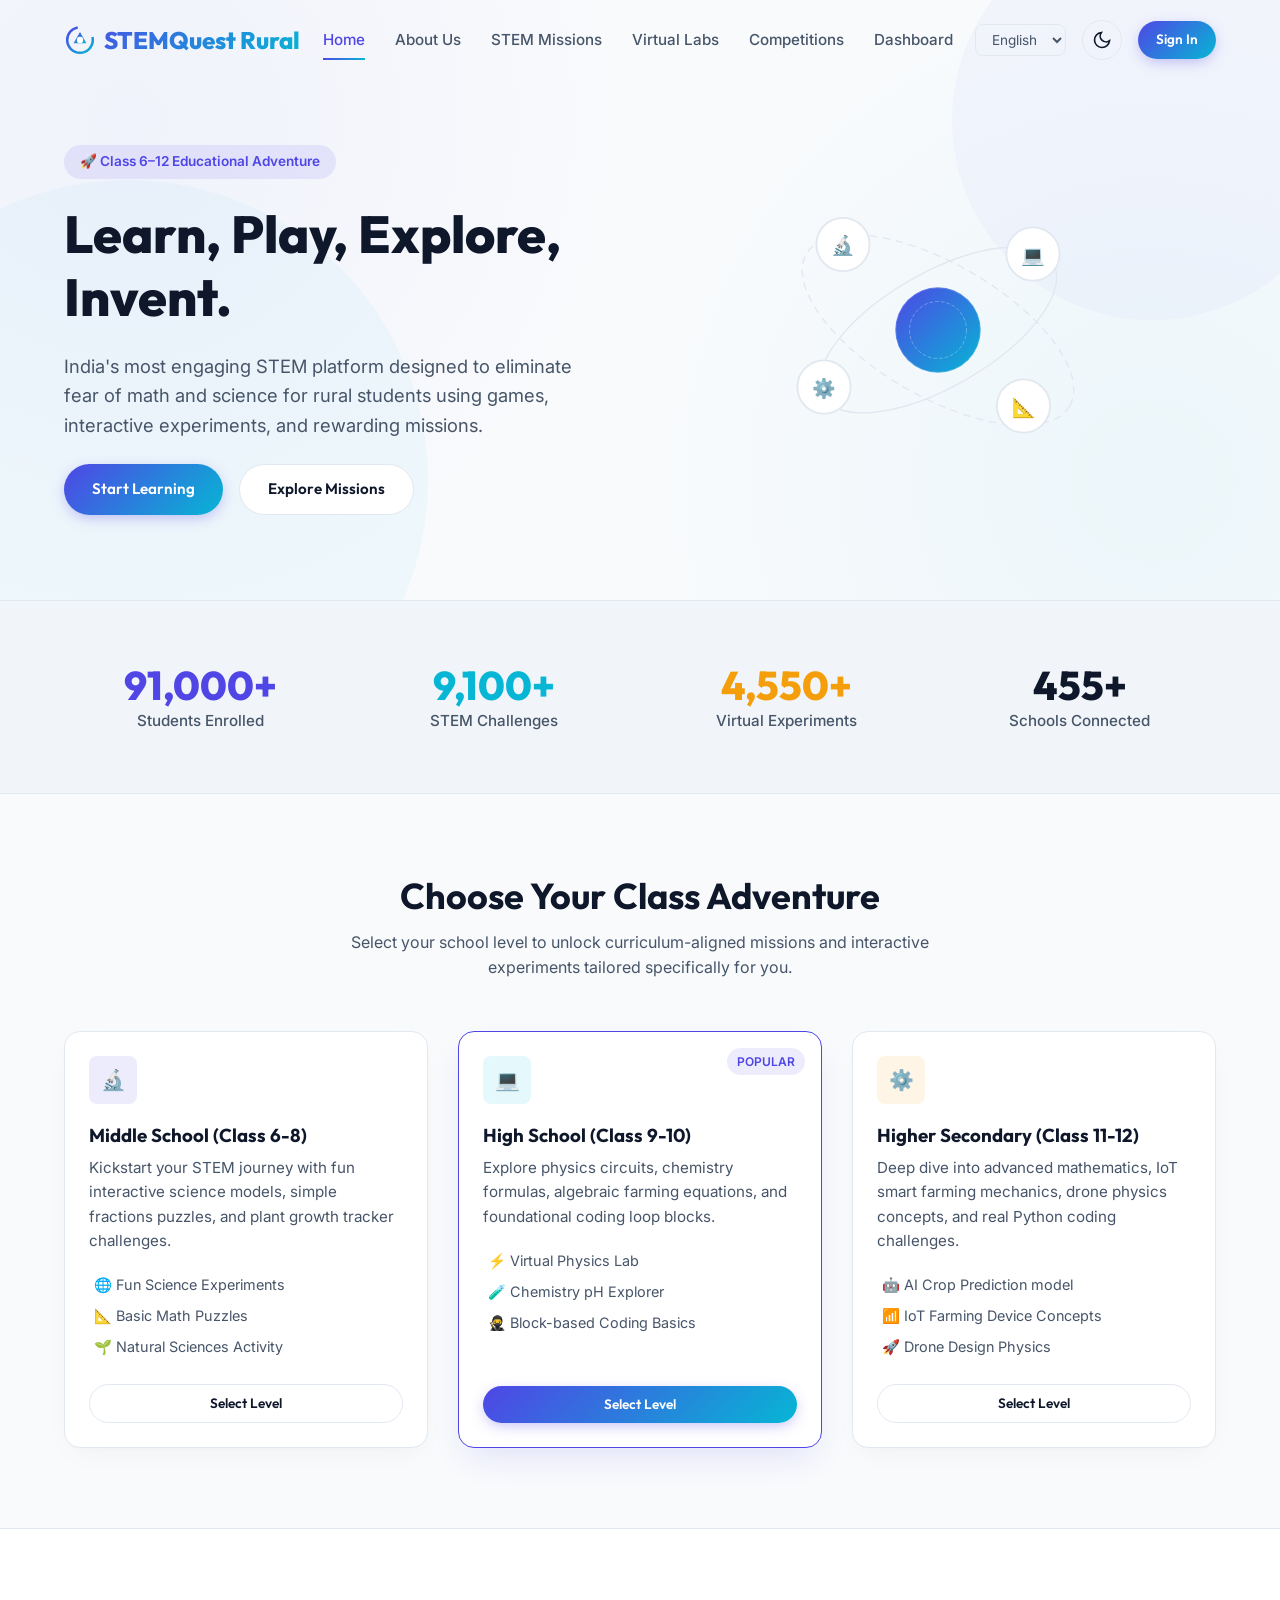
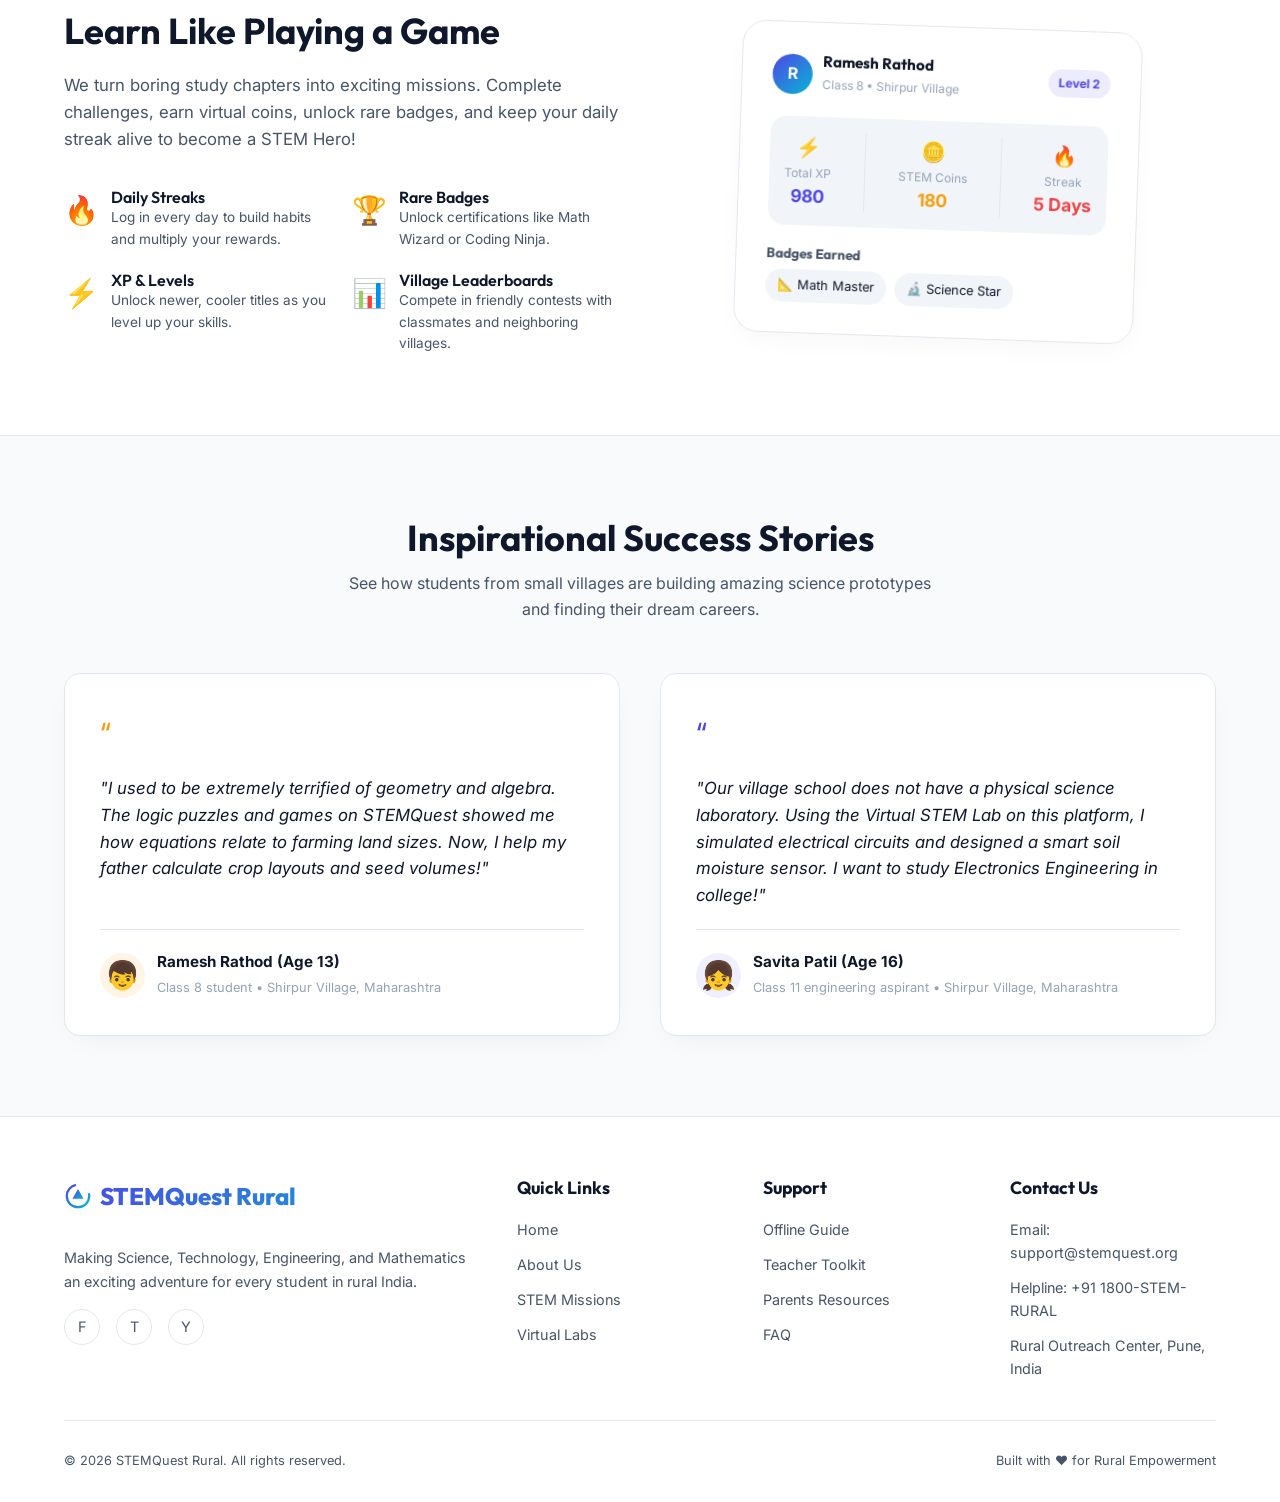
<file: index.html>
<!DOCTYPE html>
<html lang="en">
<head>
  <meta charset="UTF-8">
  <meta name="viewport" content="width=device-width, initial-scale=1.0">
  <meta name="description" content="STEMQuest Rural - Turning STEM fear into STEM fun for rural students from Class 6-12 through gamified adventures, virtual labs, and rewards.">
  <title>STEMQuest Rural | Gamified Learning Platform for Rural Students</title>
  
  <!-- CSS Stylesheets -->
  <link rel="stylesheet" href="css/style.css">
  <link rel="stylesheet" href="css/responsive.css">
  <link rel="stylesheet" href="css/animations.css">
</head>
<body>

  <!-- Dynamic Header Injection -->
  <header id="header"></header>

  <!-- Hero Section -->
  <section class="section hero-section" style="padding-top:140px; padding-bottom:80px; position:relative; overflow:hidden; background: radial-gradient(circle at 10% 20%, rgba(99, 102, 241, 0.05) 0%, transparent 40%), radial-gradient(circle at 90% 80%, rgba(6, 182, 212, 0.05) 0%, transparent 40%);">
    <!-- SVG Background Glow -->
    <div style="position:absolute; width:100%; height:100%; top:0; left:0; pointer-events:none; z-index:-1;">
      <svg width="100%" height="100%">
        <circle cx="90%" cy="20%" r="200" fill="var(--primary)" opacity="0.03" />
        <circle cx="10%" cy="80%" r="300" fill="var(--secondary)" opacity="0.04" />
      </svg>
    </div>

    <div class="container">
      <div class="grid-2" style="align-items:center;">
        <div class="hero-content animate-fade-in-up" style="display:flex; flex-direction:column; gap:24px;">
          <div style="display:inline-flex; align-items:center; gap:8px; background:var(--primary-light); color:var(--primary); padding:6px 16px; border-radius:var(--radius-full); font-weight:600; font-size:0.85rem; width:fit-content;">
            🚀 Class 6–12 Educational Adventure
          </div>
          <h1 style="font-size:3.25rem; font-weight:800; color:var(--text-primary); leading-height:1.1;" data-lang-key="tagline">
            Learn, Play, Explore, Invent.
          </h1>
          <p style="font-size:1.15rem; color:var(--text-secondary); max-width:520px;">
            India's most engaging STEM platform designed to eliminate fear of math and science for rural students using games, interactive experiments, and rewarding missions.
          </p>
          <div class="hero-actions" style="display:flex; gap:16px; flex-wrap:wrap;">
            <a href="dashboard.html" class="btn btn-primary" data-lang-key="btn_start_learning">Start Learning</a>
            <a href="missions.html" class="btn btn-secondary" data-lang-key="btn_explore_missions">Explore Missions</a>
          </div>
        </div>

        <div class="hero-illustration animate-float" style="position:relative; display:flex; justify-content:center; align-items:center; min-height:350px;">
          <!-- SVG Illustration mimicking planetary orbit & STEM elements -->
          <svg viewBox="0 0 400 400" width="100%" height="100%" style="max-width:380px;">
            <defs>
              <linearGradient id="orbit-grad" x1="0%" y1="0%" x2="100%" y2="100%">
                <stop offset="0%" stop-color="var(--primary)" />
                <stop offset="100%" stop-color="var(--secondary)" />
              </linearGradient>
            </defs>
            <!-- Orbit lines -->
            <ellipse cx="200" cy="200" rx="140" ry="60" stroke="var(--border-color)" stroke-width="1.5" fill="none" transform="rotate(-30, 200, 200)" />
            <ellipse cx="200" cy="200" rx="160" ry="70" stroke="var(--border-color)" stroke-width="1.5" stroke-dasharray="8 6" fill="none" transform="rotate(30, 200, 200)" />
            
            <!-- Core Sphere (Earth/Atom) -->
            <circle cx="200" cy="200" r="45" fill="url(#orbit-grad)" />
            <circle cx="200" cy="200" r="45" fill="none" stroke="rgba(255, 255, 255, 0.2)" stroke-width="2" />
            <circle cx="200" cy="200" r="30" fill="none" stroke="rgba(255, 255, 255, 0.3)" stroke-width="1" stroke-dasharray="4 2" />

            <!-- Orbiting STEM Icons -->
            <!-- Science (Atom / flask) -->
            <g transform="translate(100, 110)">
              <circle cx="0" cy="0" r="28" fill="var(--bg-secondary)" stroke="var(--border-color)" stroke-width="2" />
              <text x="0" y="8" font-size="20" text-anchor="middle">🔬</text>
            </g>
            <!-- Technology (Coding) -->
            <g transform="translate(300, 120)">
              <circle cx="0" cy="0" r="28" fill="var(--bg-secondary)" stroke="var(--border-color)" stroke-width="2" />
              <text x="0" y="8" font-size="20" text-anchor="middle">💻</text>
            </g>
            <!-- Engineering (Gears) -->
            <g transform="translate(80, 260)">
              <circle cx="0" cy="0" r="28" fill="var(--bg-secondary)" stroke="var(--border-color)" stroke-width="2" />
              <text x="0" y="8" font-size="20" text-anchor="middle">⚙️</text>
            </g>
            <!-- Math (Pi / numbers) -->
            <g transform="translate(290, 280)">
              <circle cx="0" cy="0" r="28" fill="var(--bg-secondary)" stroke="var(--border-color)" stroke-width="2" />
              <text x="0" y="8" font-size="20" text-anchor="middle">📐</text>
            </g>
          </svg>
        </div>
      </div>
    </div>
  </section>

  <!-- Statistics Counters (Trust Metrics) -->
  <section class="section" style="background:var(--bg-tertiary); padding:50px 0; border-top:1px solid var(--border-color); border-bottom:1px solid var(--border-color);">
    <div class="container">
      <div class="grid-4" style="text-align:center;">
        <div class="stat-card" style="padding:10px;">
          <h2 class="stat-number" data-count="100000" data-suffix="+" style="font-size:2.5rem; font-weight:800; color:var(--primary); font-family:var(--font-heading);">0</h2>
          <p style="font-size:0.95rem; font-weight:500;" data-lang-key="stats_students">Students Enrolled</p>
        </div>
        <div class="stat-card" style="padding:10px;">
          <h2 class="stat-number" data-count="10000" data-suffix="+" style="font-size:2.5rem; font-weight:800; color:var(--secondary); font-family:var(--font-heading);">0</h2>
          <p style="font-size:0.95rem; font-weight:500;" data-lang-key="stats_challenges">STEM Challenges</p>
        </div>
        <div class="stat-card" style="padding:10px;">
          <h2 class="stat-number" data-count="5000" data-suffix="+" style="font-size:2.5rem; font-weight:800; color:var(--accent); font-family:var(--font-heading);">0</h2>
          <p style="font-size:0.95rem; font-weight:500;" data-lang-key="stats_experiments">Virtual Experiments</p>
        </div>
        <div class="stat-card" style="padding:10px;">
          <h2 class="stat-number" data-count="500" data-suffix="+" style="font-size:2.5rem; font-weight:800; color:var(--text-primary); font-family:var(--font-heading);">0</h2>
          <p style="font-size:0.95rem; font-weight:500;" data-lang-key="stats_schools">Schools Connected</p>
        </div>
      </div>
    </div>
  </section>

  <!-- STEM Categories Section -->
  <section class="section">
    <div class="container">
      <div style="text-align:center; margin-bottom:50px;">
        <h2 style="font-size:2.25rem; margin-bottom:12px;">Choose Your Class Adventure</h2>
        <p style="max-width:600px; margin:0 auto; color:var(--text-secondary);">Select your school level to unlock curriculum-aligned missions and interactive experiments tailored specifically for you.</p>
      </div>

      <div class="grid-3">
        <!-- Class 6-8 -->
        <div class="card" style="display:flex; flex-direction:column; justify-content:space-between; min-height:350px;">
          <div>
            <div class="card-icon" style="background:rgba(79, 70, 229, 0.1); color:#4f46e5;">🔬</div>
            <h3 style="margin-bottom:10px;">Middle School (Class 6-8)</h3>
            <p style="font-size:0.95rem; margin-bottom:20px;">Kickstart your STEM journey with fun interactive science models, simple fractions puzzles, and plant growth tracker challenges.</p>
            <ul style="display:flex; flex-direction:column; gap:8px; font-size:0.9rem; color:var(--text-secondary); padding-left:5px; margin-bottom:25px;">
              <li>🌐 Fun Science Experiments</li>
              <li>📐 Basic Math Puzzles</li>
              <li>🌱 Natural Sciences Activity</li>
            </ul>
          </div>
          <a href="missions.html?class=6-8" class="btn btn-secondary btn-sm" style="width:100%;">Select Level</a>
        </div>

        <!-- Class 9-10 -->
        <div class="card" style="display:flex; flex-direction:column; justify-content:space-between; min-height:350px; border-color:var(--primary); box-shadow:0 15px 35px -10px rgba(79, 70, 229, 0.15);">
          <span class="card-badge">POPULAR</span>
          <div>
            <div class="card-icon" style="background:rgba(6, 182, 212, 0.1); color:#06b6d4;">💻</div>
            <h3 style="margin-bottom:10px;">High School (Class 9-10)</h3>
            <p style="font-size:0.95rem; margin-bottom:20px;">Explore physics circuits, chemistry formulas, algebraic farming equations, and foundational coding loop blocks.</p>
            <ul style="display:flex; flex-direction:column; gap:8px; font-size:0.9rem; color:var(--text-secondary); padding-left:5px; margin-bottom:25px;">
              <li>⚡ Virtual Physics Lab</li>
              <li>🧪 Chemistry pH Explorer</li>
              <li>🥷 Block-based Coding Basics</li>
            </ul>
          </div>
          <a href="missions.html?class=9-10" class="btn btn-primary btn-sm" style="width:100%;">Select Level</a>
        </div>

        <!-- Class 11-12 -->
        <div class="card" style="display:flex; flex-direction:column; justify-content:space-between; min-height:350px;">
          <div>
            <div class="card-icon" style="background:rgba(245, 158, 11, 0.1); color:#f59e0b;">⚙️</div>
            <h3 style="margin-bottom:10px;">Higher Secondary (Class 11-12)</h3>
            <p style="font-size:0.95rem; margin-bottom:20px;">Deep dive into advanced mathematics, IoT smart farming mechanics, drone physics concepts, and real Python coding challenges.</p>
            <ul style="display:flex; flex-direction:column; gap:8px; font-size:0.9rem; color:var(--text-secondary); padding-left:5px; margin-bottom:25px;">
              <li>🤖 AI Crop Prediction model</li>
              <li>📶 IoT Farming Device Concepts</li>
              <li>🚀 Drone Design Physics</li>
            </ul>
          </div>
          <a href="missions.html?class=11-12" class="btn btn-secondary btn-sm" style="width:100%;">Select Level</a>
        </div>
      </div>
    </div>
  </section>

  <!-- Gamification Features Highlights -->
  <section class="section" style="background:var(--bg-secondary); border-top:1px solid var(--border-color); border-bottom:1px solid var(--border-color);">
    <div class="container">
      <div class="grid-2" style="align-items:center;">
        <div class="animate-fade-in-up" style="display:flex; flex-direction:column; gap:20px;">
          <h2 style="font-size:2.25rem;">Learn Like Playing a Game</h2>
          <p style="color:var(--text-secondary); font-size:1.05rem;">We turn boring study chapters into exciting missions. Complete challenges, earn virtual coins, unlock rare badges, and keep your daily streak alive to become a STEM Hero!</p>
          
          <div style="display:grid; grid-template-columns:1fr 1fr; gap:20px; margin-top:15px;">
            <div style="display:flex; gap:12px; align-items:flex-start;">
              <span style="font-size:1.75rem;">🔥</span>
              <div>
                <h4 style="font-size:1rem; font-weight:600;">Daily Streaks</h4>
                <p style="font-size:0.85rem; color:var(--text-secondary);">Log in every day to build habits and multiply your rewards.</p>
              </div>
            </div>
            <div style="display:flex; gap:12px; align-items:flex-start;">
              <span style="font-size:1.75rem;">🏆</span>
              <div>
                <h4 style="font-size:1rem; font-weight:600;">Rare Badges</h4>
                <p style="font-size:0.85rem; color:var(--text-secondary);">Unlock certifications like Math Wizard or Coding Ninja.</p>
              </div>
            </div>
            <div style="display:flex; gap:12px; align-items:flex-start;">
              <span style="font-size:1.75rem;">⚡</span>
              <div>
                <h4 style="font-size:1rem; font-weight:600;">XP & Levels</h4>
                <p style="font-size:0.85rem; color:var(--text-secondary);">Unlock newer, cooler titles as you level up your skills.</p>
              </div>
            </div>
            <div style="display:flex; gap:12px; align-items:flex-start;">
              <span style="font-size:1.75rem;">📊</span>
              <div>
                <h4 style="font-size:1rem; font-weight:600;">Village Leaderboards</h4>
                <p style="font-size:0.85rem; color:var(--text-secondary);">Compete in friendly contests with classmates and neighboring villages.</p>
              </div>
            </div>
          </div>
        </div>

        <div style="display:flex; justify-content:center; position:relative;">
          <!-- Visual Gamification Cards Stack -->
          <div class="glass-panel" style="width:100%; max-width:400px; padding:30px; border-radius:var(--radius-lg); transform:rotate(2deg); box-shadow:var(--card-shadow); border:1px solid var(--border-color); display:flex; flex-direction:column; gap:20px;">
            <div style="display:flex; justify-content:between; align-items:center;">
              <div style="display:flex; align-items:center; gap:10px;">
                <div style="width:40px; height:40px; background:var(--gradient-stem); border-radius:50%; display:flex; align-items:center; justify-content:center; color:white; font-weight:bold;">R</div>
                <div>
                  <h4 style="font-size:0.95rem; margin:0;">Ramesh Rathod</h4>
                  <span style="font-size:0.75rem; color:var(--text-muted);">Class 8 • Shirpur Village</span>
                </div>
              </div>
              <div style="background:var(--primary-light); color:var(--primary); padding:4px 10px; border-radius:var(--radius-full); font-weight:700; font-size:0.75rem; margin-left:auto;">
                Level 2
              </div>
            </div>
            
            <div style="background:var(--bg-tertiary); padding:15px; border-radius:var(--radius-md); display:flex; justify-content:space-between; text-align:center;">
              <div>
                <span style="font-size:1.25rem;">⚡</span>
                <div style="font-size:0.75rem; color:var(--text-muted);">Total XP</div>
                <strong style="font-size:1.1rem; color:var(--primary);">980</strong>
              </div>
              <div style="border-left:1px solid var(--border-color);"></div>
              <div>
                <span style="font-size:1.25rem;">🪙</span>
                <div style="font-size:0.75rem; color:var(--text-muted);">STEM Coins</div>
                <strong style="font-size:1.1rem; color:var(--accent);">180</strong>
              </div>
              <div style="border-left:1px solid var(--border-color);"></div>
              <div>
                <span style="font-size:1.25rem;">🔥</span>
                <div style="font-size:0.75rem; color:var(--text-muted);">Streak</div>
                <strong style="font-size:1.1rem; color:#ef4444;">5 Days</strong>
              </div>
            </div>

            <div>
              <h5 style="margin-bottom:8px; font-size:0.85rem; color:var(--text-secondary);">Badges Earned</h5>
              <div style="display:flex; gap:8px;">
                <span style="background:var(--bg-tertiary); padding:6px 12px; border-radius:var(--radius-full); font-size:0.8rem;" title="Math Master">📐 Math Master</span>
                <span style="background:var(--bg-tertiary); padding:6px 12px; border-radius:var(--radius-full); font-size:0.8rem;" title="Science Explorer">🔬 Science Star</span>
              </div>
            </div>
          </div>
        </div>
      </div>
    </div>
  </section>

  <!-- Success Stories -->
  <section class="section" id="stories">
    <div class="container">
      <div style="text-align:center; margin-bottom:50px;">
        <h2 style="font-size:2.25rem; margin-bottom:12px;">Inspirational Success Stories</h2>
        <p style="max-width:600px; margin:0 auto; color:var(--text-secondary);">See how students from small villages are building amazing science prototypes and finding their dream careers.</p>
      </div>

      <div class="grid-2">
        <div class="card" style="display:flex; flex-direction:column; justify-content:space-between; padding:35px;">
          <div>
            <div style="font-size:2rem; margin-bottom:15px; color:var(--accent);">“</div>
            <p style="font-size:1.05rem; font-style:italic; margin-bottom:20px; color:var(--text-primary);">"I used to be extremely terrified of geometry and algebra. The logic puzzles and games on STEMQuest showed me how equations relate to farming land sizes. Now, I help my father calculate crop layouts and seed volumes!"</p>
          </div>
          <div style="display:flex; align-items:center; gap:12px; border-top:1px solid var(--border-color); padding-top:20px;">
            <div style="font-size:1.75rem; background:rgba(245, 158, 11, 0.1); width:45px; height:45px; border-radius:50%; display:flex; align-items:center; justify-content:center;">👦</div>
            <div>
              <strong style="display:block; font-size:0.95rem;">Ramesh Rathod (Age 13)</strong>
              <span style="font-size:0.8rem; color:var(--text-muted);">Class 8 student • Shirpur Village, Maharashtra</span>
            </div>
          </div>
        </div>

        <div class="card" style="display:flex; flex-direction:column; justify-content:space-between; padding:35px;">
          <div>
            <div style="font-size:2rem; margin-bottom:15px; color:var(--primary);">“</div>
            <p style="font-size:1.05rem; font-style:italic; margin-bottom:20px; color:var(--text-primary);">"Our village school does not have a physical science laboratory. Using the Virtual STEM Lab on this platform, I simulated electrical circuits and designed a smart soil moisture sensor. I want to study Electronics Engineering in college!"</p>
          </div>
          <div style="display:flex; align-items:center; gap:12px; border-top:1px solid var(--border-color); padding-top:20px;">
            <div style="font-size:1.75rem; background:rgba(99, 102, 241, 0.1); width:45px; height:45px; border-radius:50%; display:flex; align-items:center; justify-content:center;">👧</div>
            <div>
              <strong style="display:block; font-size:0.95rem;">Savita Patil (Age 16)</strong>
              <span style="font-size:0.8rem; color:var(--text-muted);">Class 11 engineering aspirant • Shirpur Village, Maharashtra</span>
            </div>
          </div>
        </div>
      </div>
    </div>
  </section>

  <!-- Footer Section -->
  <footer id="footer"></footer>

  <!-- Scripts -->
  <script src="js/gamification.js"></script>
  <script src="js/main.js"></script>
</body>
</html>
</file>
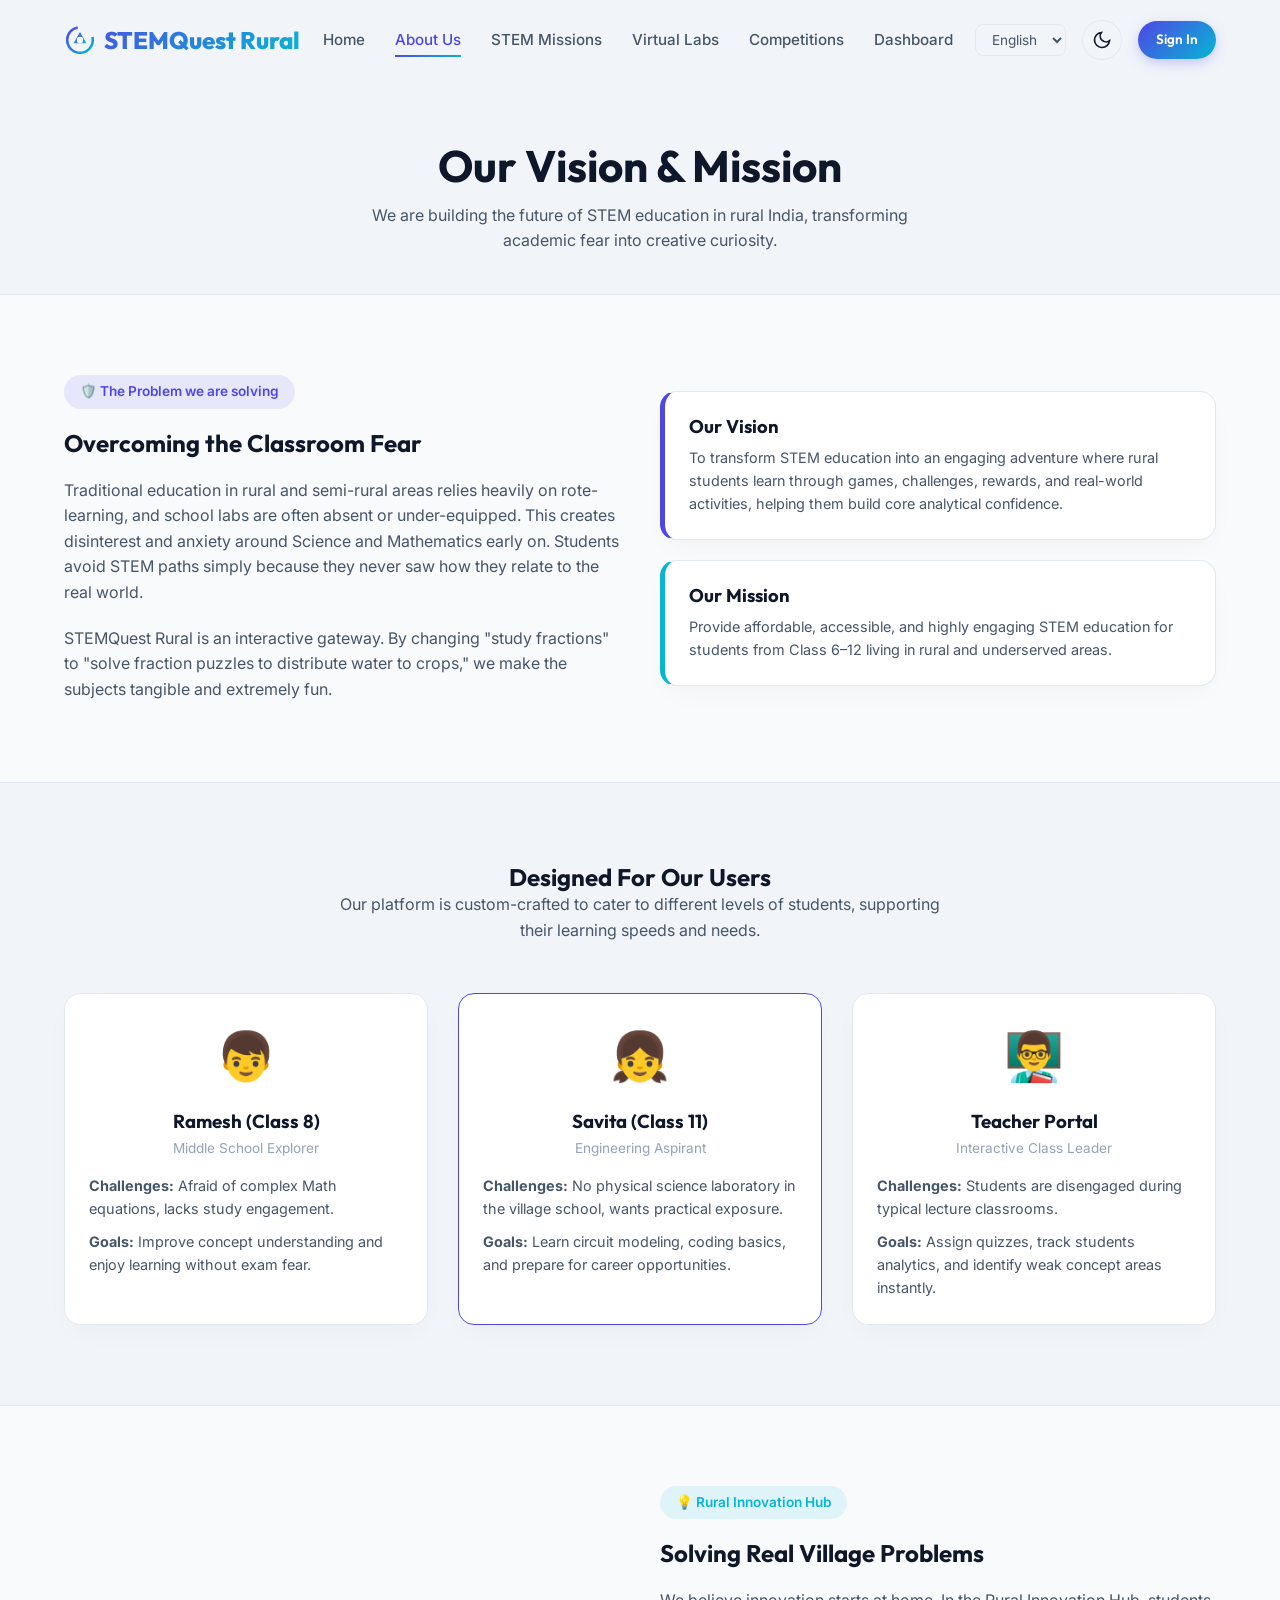
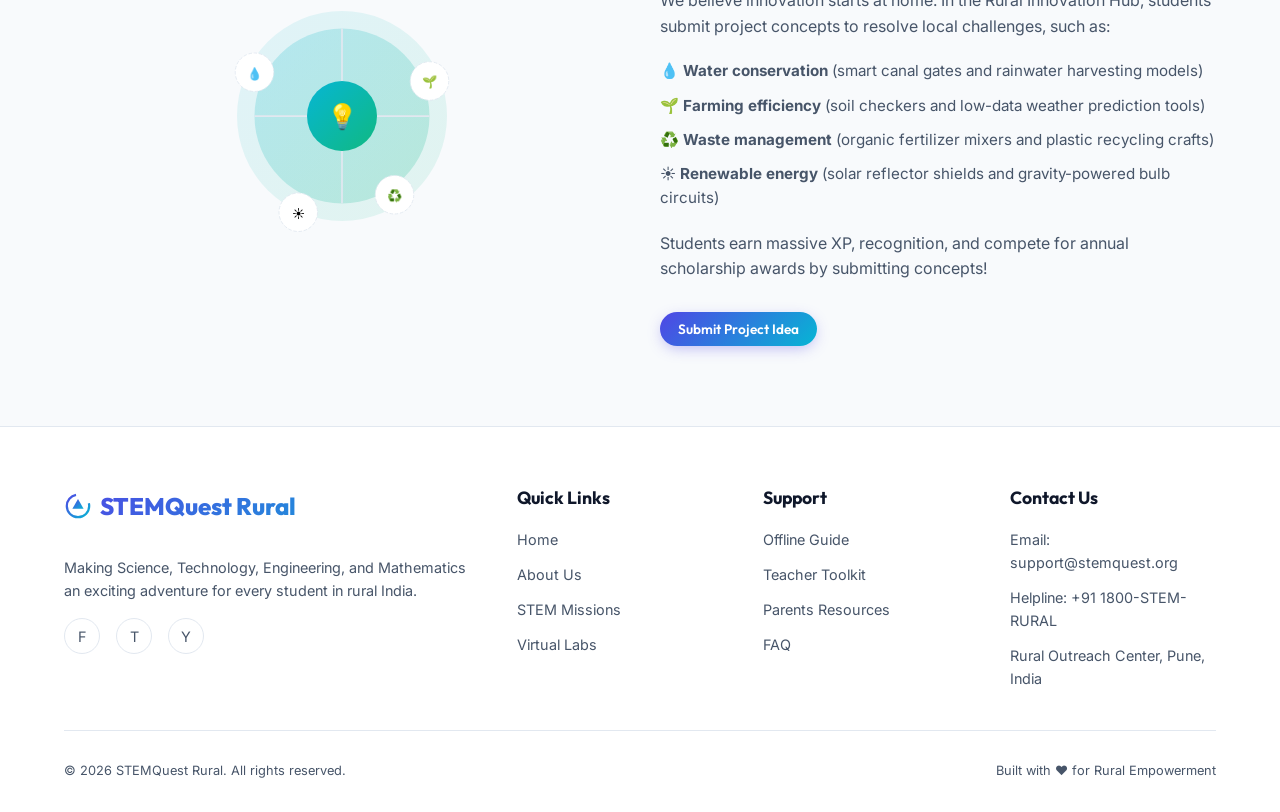
<file: about.html>
<!DOCTYPE html>
<html lang="en">
<head>
  <meta charset="UTF-8">
  <meta name="viewport" content="width=device-width, initial-scale=1.0">
  <meta name="description" content="STEMQuest Rural Vision, Mission, User Personas, and the Rural Innovation Hub.">
  <title>About Us | STEMQuest Rural</title>
  
  <!-- CSS Stylesheets -->
  <link rel="stylesheet" href="css/style.css">
  <link rel="stylesheet" href="css/responsive.css">
  <link rel="stylesheet" href="css/animations.css">
</head>
<body>

  <!-- Dynamic Header Injection -->
  <header id="header"></header>

  <!-- Title Section -->
  <section class="section" style="padding-top:140px; padding-bottom:40px; background:var(--bg-tertiary); text-align:center; border-bottom:1px solid var(--border-color);">
    <div class="container animate-fade-in-up">
      <h1 style="font-size:2.75rem; margin-bottom:10px;">Our Vision & Mission</h1>
      <p style="max-width:600px; margin:0 auto; color:var(--text-secondary);">We are building the future of STEM education in rural India, transforming academic fear into creative curiosity.</p>
    </div>
  </section>

  <!-- Vision, Mission & Goals -->
  <section class="section" id="story">
    <div class="container">
      <div class="grid-2" style="align-items:center;">
        <div class="animate-fade-in-up" style="display:flex; flex-direction:column; gap:20px;">
          <div style="display:inline-flex; align-items:center; gap:8px; background:var(--primary-light); color:var(--primary); padding:6px 16px; border-radius:var(--radius-full); font-weight:600; font-size:0.85rem; width:fit-content;">
            🛡️ The Problem we are solving
          </div>
          <h2>Overcoming the Classroom Fear</h2>
          <p style="color:var(--text-secondary);">Traditional education in rural and semi-rural areas relies heavily on rote-learning, and school labs are often absent or under-equipped. This creates disinterest and anxiety around Science and Mathematics early on. Students avoid STEM paths simply because they never saw how they relate to the real world.</p>
          <p style="color:var(--text-secondary);">STEMQuest Rural is an interactive gateway. By changing "study fractions" to "solve fraction puzzles to distribute water to crops," we make the subjects tangible and extremely fun.</p>
        </div>

        <div style="display:grid; grid-template-columns:1fr; gap:20px;">
          <div class="card glass-panel" style="border-left:5px solid var(--primary);">
            <h3 style="margin-bottom:8px; font-size:1.15rem;">Our Vision</h3>
            <p style="font-size:0.9rem; color:var(--text-secondary);">To transform STEM education into an engaging adventure where rural students learn through games, challenges, rewards, and real-world activities, helping them build core analytical confidence.</p>
          </div>
          <div class="card glass-panel" style="border-left:5px solid var(--secondary);">
            <h3 style="margin-bottom:8px; font-size:1.15rem;">Our Mission</h3>
            <p style="font-size:0.9rem; color:var(--text-secondary);">Provide affordable, accessible, and highly engaging STEM education for students from Class 6–12 living in rural and underserved areas.</p>
          </div>
        </div>
      </div>
    </div>
  </section>

  <!-- Personas Section -->
  <section class="section" style="background:var(--bg-tertiary); border-top:1px solid var(--border-color); border-bottom:1px solid var(--border-color);">
    <div class="container">
      <div style="text-align:center; margin-bottom:50px;">
        <h2>Designed For Our Users</h2>
        <p style="max-width:600px; margin:0 auto; color:var(--text-secondary);">Our platform is custom-crafted to cater to different levels of students, supporting their learning speeds and needs.</p>
      </div>

      <div class="grid-3">
        <!-- Ramesh -->
        <div class="card">
          <div style="font-size:3rem; margin-bottom:15px; text-align:center;">👦</div>
          <h3 style="text-align:center; margin-bottom:5px;">Ramesh (Class 8)</h3>
          <p style="text-align:center; font-size:0.85rem; color:var(--text-muted); margin-bottom:15px;">Middle School Explorer</p>
          <div style="font-size:0.9rem; color:var(--text-secondary); display:flex; flex-direction:column; gap:10px;">
            <p><strong>Challenges:</strong> Afraid of complex Math equations, lacks study engagement.</p>
            <p><strong>Goals:</strong> Improve concept understanding and enjoy learning without exam fear.</p>
          </div>
        </div>

        <!-- Savita -->
        <div class="card" style="border-color:var(--primary);">
          <div style="font-size:3rem; margin-bottom:15px; text-align:center;">👧</div>
          <h3 style="text-align:center; margin-bottom:5px;">Savita (Class 11)</h3>
          <p style="text-align:center; font-size:0.85rem; color:var(--text-muted); margin-bottom:15px;">Engineering Aspirant</p>
          <div style="font-size:0.9rem; color:var(--text-secondary); display:flex; flex-direction:column; gap:10px;">
            <p><strong>Challenges:</strong> No physical science laboratory in the village school, wants practical exposure.</p>
            <p><strong>Goals:</strong> Learn circuit modeling, coding basics, and prepare for career opportunities.</p>
          </div>
        </div>

        <!-- Teacher -->
        <div class="card">
          <div style="font-size:3rem; margin-bottom:15px; text-align:center;">👨‍🏫</div>
          <h3 style="text-align:center; margin-bottom:5px;">Teacher Portal</h3>
          <p style="text-align:center; font-size:0.85rem; color:var(--text-muted); margin-bottom:15px;">Interactive Class Leader</p>
          <div style="font-size:0.9rem; color:var(--text-secondary); display:flex; flex-direction:column; gap:10px;">
            <p><strong>Challenges:</strong> Students are disengaged during typical lecture classrooms.</p>
            <p><strong>Goals:</strong> Assign quizzes, track students analytics, and identify weak concept areas instantly.</p>
          </div>
        </div>
      </div>
    </div>
  </section>

  <!-- Innovation Hub Section -->
  <section class="section" id="innovation-hub">
    <div class="container">
      <div class="grid-2" style="align-items:center;">
        <div class="illustration animate-float" style="display:flex; justify-content:center; align-items:center;">
          <svg viewBox="0 0 400 400" width="100%" height="100%" style="max-width:350px;">
            <defs>
              <linearGradient id="hub-grad" x1="0%" y1="0%" x2="100%" y2="100%">
                <stop offset="0%" stop-color="#06b6d4" />
                <stop offset="100%" stop-color="#10b981" />
              </linearGradient>
            </defs>
            <circle cx="200" cy="200" r="120" fill="url(#hub-grad)" opacity="0.1" />
            <circle cx="200" cy="200" r="100" fill="url(#hub-grad)" opacity="0.2" />
            <path d="M200,100 L200,300 M100,200 L300,200" stroke="var(--border-color)" stroke-width="2" />
            
            <circle cx="200" cy="200" r="40" fill="url(#hub-grad)" />
            <text x="200" y="210" font-size="28" text-anchor="middle" fill="white">💡</text>
            
            <!-- Floating idea nodes -->
            <g transform="translate(100, 150)">
              <circle cx="0" cy="0" r="22" fill="var(--bg-secondary)" stroke="var(--border-color)" stroke-dasharray="4 2" />
              <text x="0" y="6" font-size="14" text-anchor="middle">💧</text>
            </g>
            <g transform="translate(300, 160)">
              <circle cx="0" cy="0" r="22" fill="var(--bg-secondary)" stroke="var(--border-color)" stroke-dasharray="4 2" />
              <text x="0" y="6" font-size="14" text-anchor="middle">🌱</text>
            </g>
            <g transform="translate(150, 310)">
              <circle cx="0" cy="0" r="22" fill="var(--bg-secondary)" stroke="var(--border-color)" stroke-dasharray="4 2" />
              <text x="0" y="6" font-size="14" text-anchor="middle">☀️</text>
            </g>
            <g transform="translate(260, 290)">
              <circle cx="0" cy="0" r="22" fill="var(--bg-secondary)" stroke="var(--border-color)" stroke-dasharray="4 2" />
              <text x="0" y="6" font-size="14" text-anchor="middle">♻️</text>
            </g>
          </svg>
        </div>

        <div style="display:flex; flex-direction:column; gap:20px;">
          <div style="display:inline-flex; align-items:center; gap:8px; background:rgba(6, 182, 212, 0.1); color:#06b6d4; padding:6px 16px; border-radius:var(--radius-full); font-weight:600; font-size:0.85rem; width:fit-content;">
            💡 Rural Innovation Hub
          </div>
          <h2>Solving Real Village Problems</h2>
          <p style="color:var(--text-secondary);">We believe innovation starts at home. In the Rural Innovation Hub, students submit project concepts to resolve local challenges, such as:</p>
          <ul style="display:flex; flex-direction:column; gap:10px; color:var(--text-secondary); font-size:0.95rem;">
            <li>💧 <strong>Water conservation</strong> (smart canal gates and rainwater harvesting models)</li>
            <li>🌱 <strong>Farming efficiency</strong> (soil checkers and low-data weather prediction tools)</li>
            <li>♻️ <strong>Waste management</strong> (organic fertilizer mixers and plastic recycling crafts)</li>
            <li>☀️ <strong>Renewable energy</strong> (solar reflector shields and gravity-powered bulb circuits)</li>
          </ul>
          <p style="color:var(--text-secondary);">Students earn massive XP, recognition, and compete for annual scholarship awards by submitting concepts!</p>
          <button class="btn btn-primary btn-sm" onclick="submitConcept()" style="width:fit-content; margin-top:10px;">Submit Project Idea</button>
        </div>
      </div>
    </div>
  </section>

  <!-- Footer Section -->
  <footer id="footer"></footer>

  <script src="js/gamification.js"></script>
  <script src="js/main.js"></script>
  <script>
    function submitConcept() {
      if (window.gamification) {
        window.gamification.unlockBadge("innovator_champ");
        window.gamification.addXP(100);
        window.gamification.showToast("Project idea submitted! Reaching Innovation Leader status. +100 XP!", "success");
      }
    }
  </script>
</body>
</html>
</file>
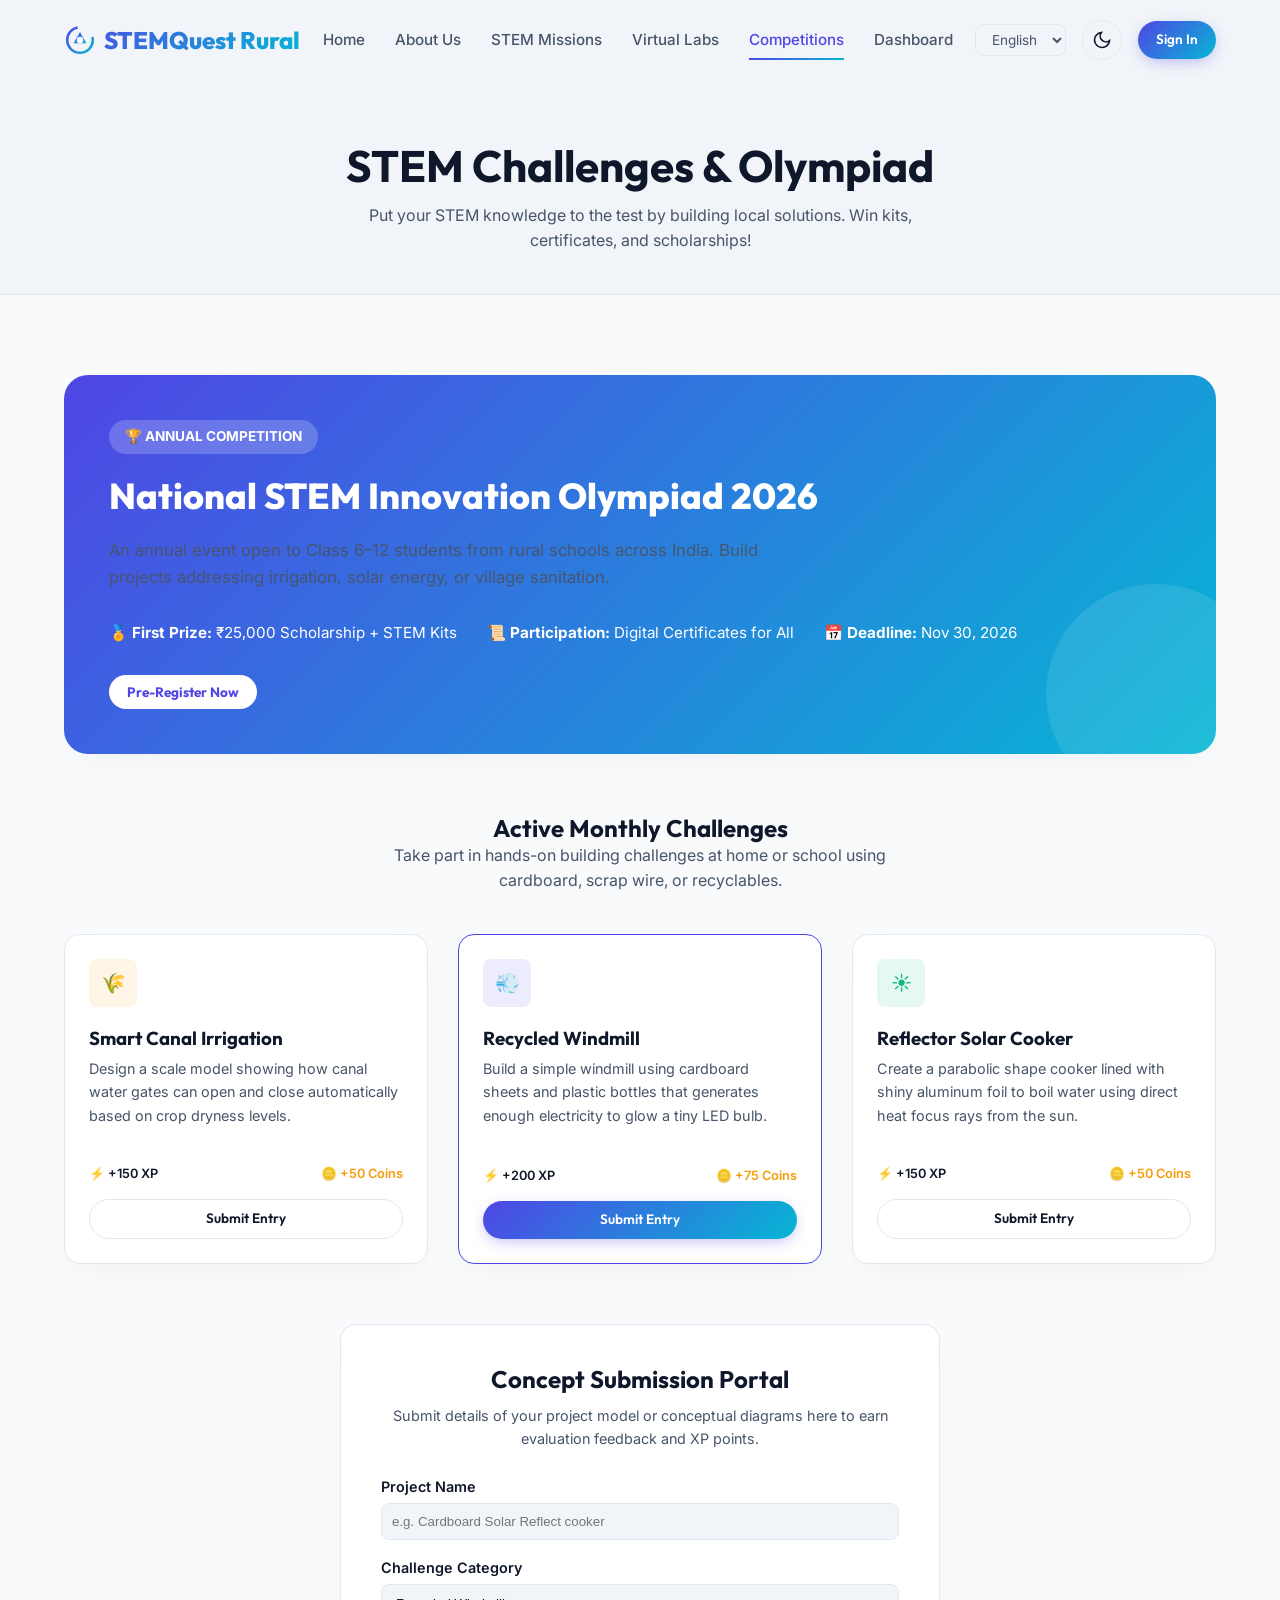
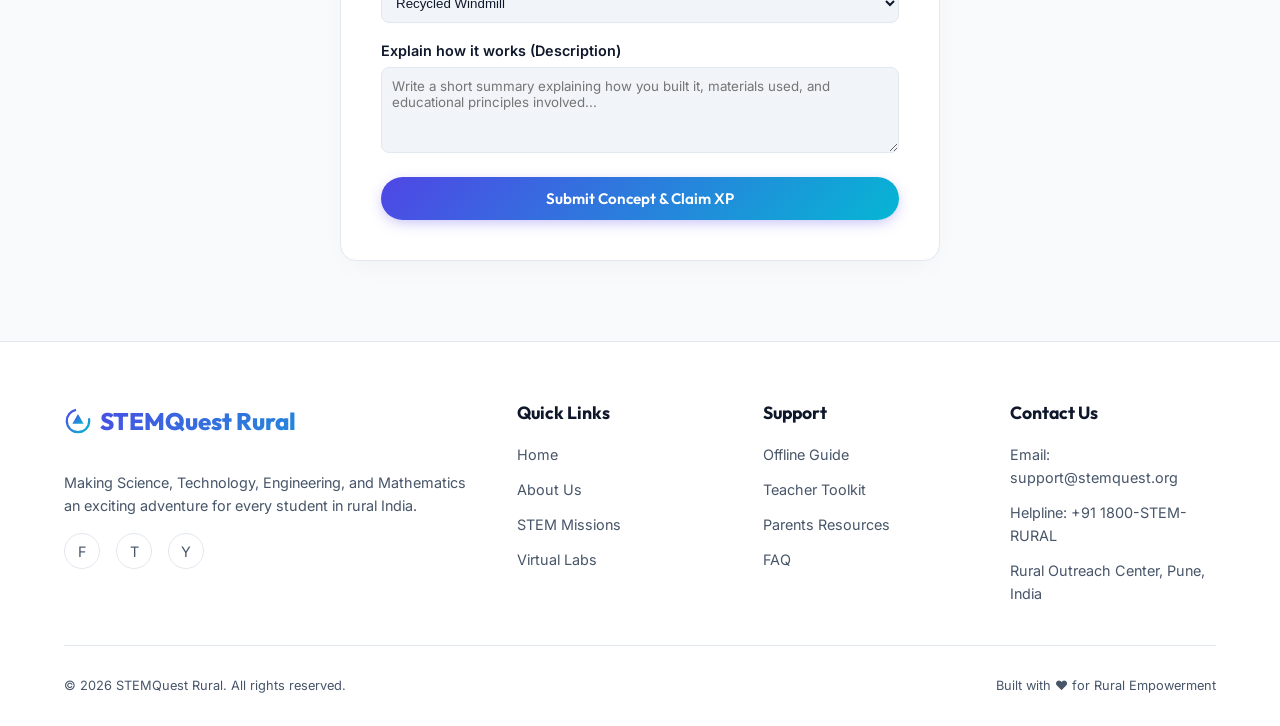
<file: competitions.html>
<!DOCTYPE html>
<html lang="en">
<head>
  <meta charset="UTF-8">
  <meta name="viewport" content="width=device-width, initial-scale=1.0">
  <meta name="description" content="Participate in monthly STEM challenges and the annual Innovation Olympiad. Win scholarships and kits!">
  <title>STEM Competitions | STEMQuest Rural</title>
  
  <!-- CSS Stylesheets -->
  <link rel="stylesheet" href="css/style.css">
  <link rel="stylesheet" href="css/responsive.css">
  <link rel="stylesheet" href="css/animations.css">
</head>
<body>

  <!-- Dynamic Header Injection -->
  <header id="header"></header>

  <!-- Title section -->
  <section class="section" style="padding-top:140px; padding-bottom:40px; background:var(--bg-tertiary); border-bottom:1px solid var(--border-color);">
    <div class="container animate-fade-in-up">
      <div style="text-align:center;">
        <h1 style="font-size:2.75rem; margin-bottom:10px;">STEM Challenges & Olympiad</h1>
        <p style="max-width:600px; margin:0 auto; color:var(--text-secondary);">Put your STEM knowledge to the test by building local solutions. Win kits, certificates, and scholarships!</p>
      </div>
    </div>
  </section>

  <!-- Olympiad Banner and Monthly Challenges -->
  <section class="section">
    <div class="container">
      <div class="card glass-panel" style="background:var(--gradient-stem); border:none; padding:45px; color:white; border-radius:var(--radius-lg); margin-bottom:60px; display:flex; flex-direction:column; gap:20px; position:relative; overflow:hidden;">
        <!-- Background circular glow -->
        <div style="position:absolute; right:-50px; bottom:-50px; width:220px; height:220px; border-radius:50%; background:rgba(255,255,255,0.1); pointer-events:none;"></div>
        
        <div style="display:inline-flex; align-items:center; gap:8px; background:rgba(255,255,255,0.2); padding:6px 16px; border-radius:var(--radius-full); font-weight:700; font-size:0.85rem; width:fit-content;">
          🏆 ANNUAL COMPETITION
        </div>
        <h2 style="font-size:2.25rem; font-weight:800; color:white;">National STEM Innovation Olympiad 2026</h2>
        <p style="font-size:1.05rem; max-width:650px; opacity:0.95;">An annual event open to Class 6–12 students from rural schools across India. Build projects addressing irrigation, solar energy, or village sanitation.</p>
        
        <div style="display:flex; gap:30px; flex-wrap:wrap; font-size:0.95rem; margin:10px 0;">
          <span>🏅 <strong>First Prize:</strong> ₹25,000 Scholarship + STEM Kits</span>
          <span>📜 <strong>Participation:</strong> Digital Certificates for All</span>
          <span>📅 <strong>Deadline:</strong> Nov 30, 2026</span>
        </div>
        
        <button class="btn btn-secondary btn-sm" onclick="alert('Registrations will open shortly! Keep completing quests to prepare.')" style="width:fit-content; background:white; color:var(--primary); font-weight:700; border:none;">Pre-Register Now</button>
      </div>

      <!-- Monthly Challenges -->
      <div style="text-align:center; margin-bottom:40px;">
        <h2>Active Monthly Challenges</h2>
        <p style="color:var(--text-secondary); max-width:550px; margin:0 auto;">Take part in hands-on building challenges at home or school using cardboard, scrap wire, or recyclables.</p>
      </div>

      <div class="grid-3" style="margin-bottom:60px;">
        <!-- Challenge 1 -->
        <div class="card" style="display:flex; flex-direction:column; justify-content:space-between; min-height:330px;">
          <div>
            <div class="card-icon" style="background:rgba(245, 158, 11, 0.1); color:var(--accent);">🌾</div>
            <h3 style="margin-bottom:8px;">Smart Canal Irrigation</h3>
            <p style="font-size:0.9rem; color:var(--text-secondary); margin-bottom:15px;">Design a scale model showing how canal water gates can open and close automatically based on crop dryness levels.</p>
          </div>
          <div>
            <div style="display:flex; justify-content:space-between; font-size:0.8rem; font-weight:600; margin-bottom:15px;">
              <span>⚡ +150 XP</span>
              <span style="color:var(--accent);">🪙 +50 Coins</span>
            </div>
            <a href="#submit-concept-form" class="btn btn-secondary btn-sm" style="width:100%;">Submit Entry</a>
          </div>
        </div>

        <!-- Challenge 2 -->
        <div class="card" style="display:flex; flex-direction:column; justify-content:space-between; min-height:330px; border-color:var(--primary);">
          <div>
            <div class="card-icon" style="background:var(--primary-light); color:var(--primary);">💨</div>
            <h3 style="margin-bottom:8px;">Recycled Windmill</h3>
            <p style="font-size:0.9rem; color:var(--text-secondary); margin-bottom:15px;">Build a simple windmill using cardboard sheets and plastic bottles that generates enough electricity to glow a tiny LED bulb.</p>
          </div>
          <div>
            <div style="display:flex; justify-content:space-between; font-size:0.8rem; font-weight:600; margin-bottom:15px;">
              <span>⚡ +200 XP</span>
              <span style="color:var(--accent);">🪙 +75 Coins</span>
            </div>
            <a href="#submit-concept-form" class="btn btn-primary btn-sm" style="width:100%;">Submit Entry</a>
          </div>
        </div>

        <!-- Challenge 3 -->
        <div class="card" style="display:flex; flex-direction:column; justify-content:space-between; min-height:330px;">
          <div>
            <div class="card-icon" style="background:rgba(16, 185, 129, 0.1); color:var(--success);">☀️</div>
            <h3 style="margin-bottom:8px;">Reflector Solar Cooker</h3>
            <p style="font-size:0.9rem; color:var(--text-secondary); margin-bottom:15px;">Create a parabolic shape cooker lined with shiny aluminum foil to boil water using direct heat focus rays from the sun.</p>
          </div>
          <div>
            <div style="display:flex; justify-content:space-between; font-size:0.8rem; font-weight:600; margin-bottom:15px;">
              <span>⚡ +150 XP</span>
              <span style="color:var(--accent);">🪙 +50 Coins</span>
            </div>
            <a href="#submit-concept-form" class="btn btn-secondary btn-sm" style="width:100%;">Submit Entry</a>
          </div>
        </div>
      </div>

      <!-- Submission Portal -->
      <div id="submit-concept-form" style="max-width:600px; margin: 0 auto;">
        <div class="card glass-panel" style="padding:40px;">
          <h3 style="font-size:1.5rem; text-align:center; margin-bottom:10px;">Concept Submission Portal</h3>
          <p style="text-align:center; color:var(--text-secondary); font-size:0.9rem; margin-bottom:25px;">Submit details of your project model or conceptual diagrams here to earn evaluation feedback and XP points.</p>
          
          <form id="project-upload-form" onsubmit="handleProjectSubmit(event)" style="display:flex; flex-direction:column; gap:16px;">
            <div>
              <label style="display:block; font-size:0.9rem; font-weight:600; margin-bottom:5px; color:var(--text-primary);">Project Name</label>
              <input type="text" id="proj-name" required placeholder="e.g. Cardboard Solar Reflect cooker" style="width:100%; padding:10px; border-radius:var(--radius-sm); border:1px solid var(--border-color); background:var(--bg-tertiary); color:var(--text-primary); outline:none;">
            </div>

            <div>
              <label style="display:block; font-size:0.9rem; font-weight:600; margin-bottom:5px; color:var(--text-primary);">Challenge Category</label>
              <select id="proj-category" style="width:100%; padding:10px; border-radius:var(--radius-sm); border:1px solid var(--border-color); background:var(--bg-tertiary); color:var(--text-primary); outline:none;">
                <option value="wind">Recycled Windmill</option>
                <option value="irrigation">Smart Canal Irrigation</option>
                <option value="solar">Reflector Solar Cooker</option>
                <option value="other">General Rural Innovation Idea</option>
              </select>
            </div>

            <div>
              <label style="display:block; font-size:0.9rem; font-weight:600; margin-bottom:5px; color:var(--text-primary);">Explain how it works (Description)</label>
              <textarea id="proj-desc" required placeholder="Write a short summary explaining how you built it, materials used, and educational principles involved..." rows="4" style="width:100%; padding:10px; border-radius:var(--radius-sm); border:1px solid var(--border-color); background:var(--bg-tertiary); color:var(--text-primary); outline:none; font-family:inherit;"></textarea>
            </div>

            <button type="submit" class="btn btn-primary" style="width:100%;">Submit Concept & Claim XP</button>
          </form>
        </div>
      </div>
    </div>
  </section>

  <!-- Footer Section -->
  <footer id="footer"></footer>

  <!-- Scripts -->
  <script src="js/gamification.js"></script>
  <script src="js/main.js"></script>

  <script>
    function handleProjectSubmit(e) {
      e.preventDefault();
      const name = document.getElementById("proj-name").value;
      const category = document.getElementById("proj-category").value;
      const desc = document.getElementById("proj-desc").value;

      if (!name || !desc) return;

      if (window.gamification) {
        window.gamification.addXP(150);
        window.gamification.addCoins(50);
        window.gamification.unlockBadge("innovator_champ");
        window.gamification.showToast("Project successfully submitted! Earned 150 XP, 50 Coins and Innovation Leader Badge!", "success");
      }

      // Reset form
      document.getElementById("project-upload-form").reset();
    }
  </script>
</body>
</html>
</file>
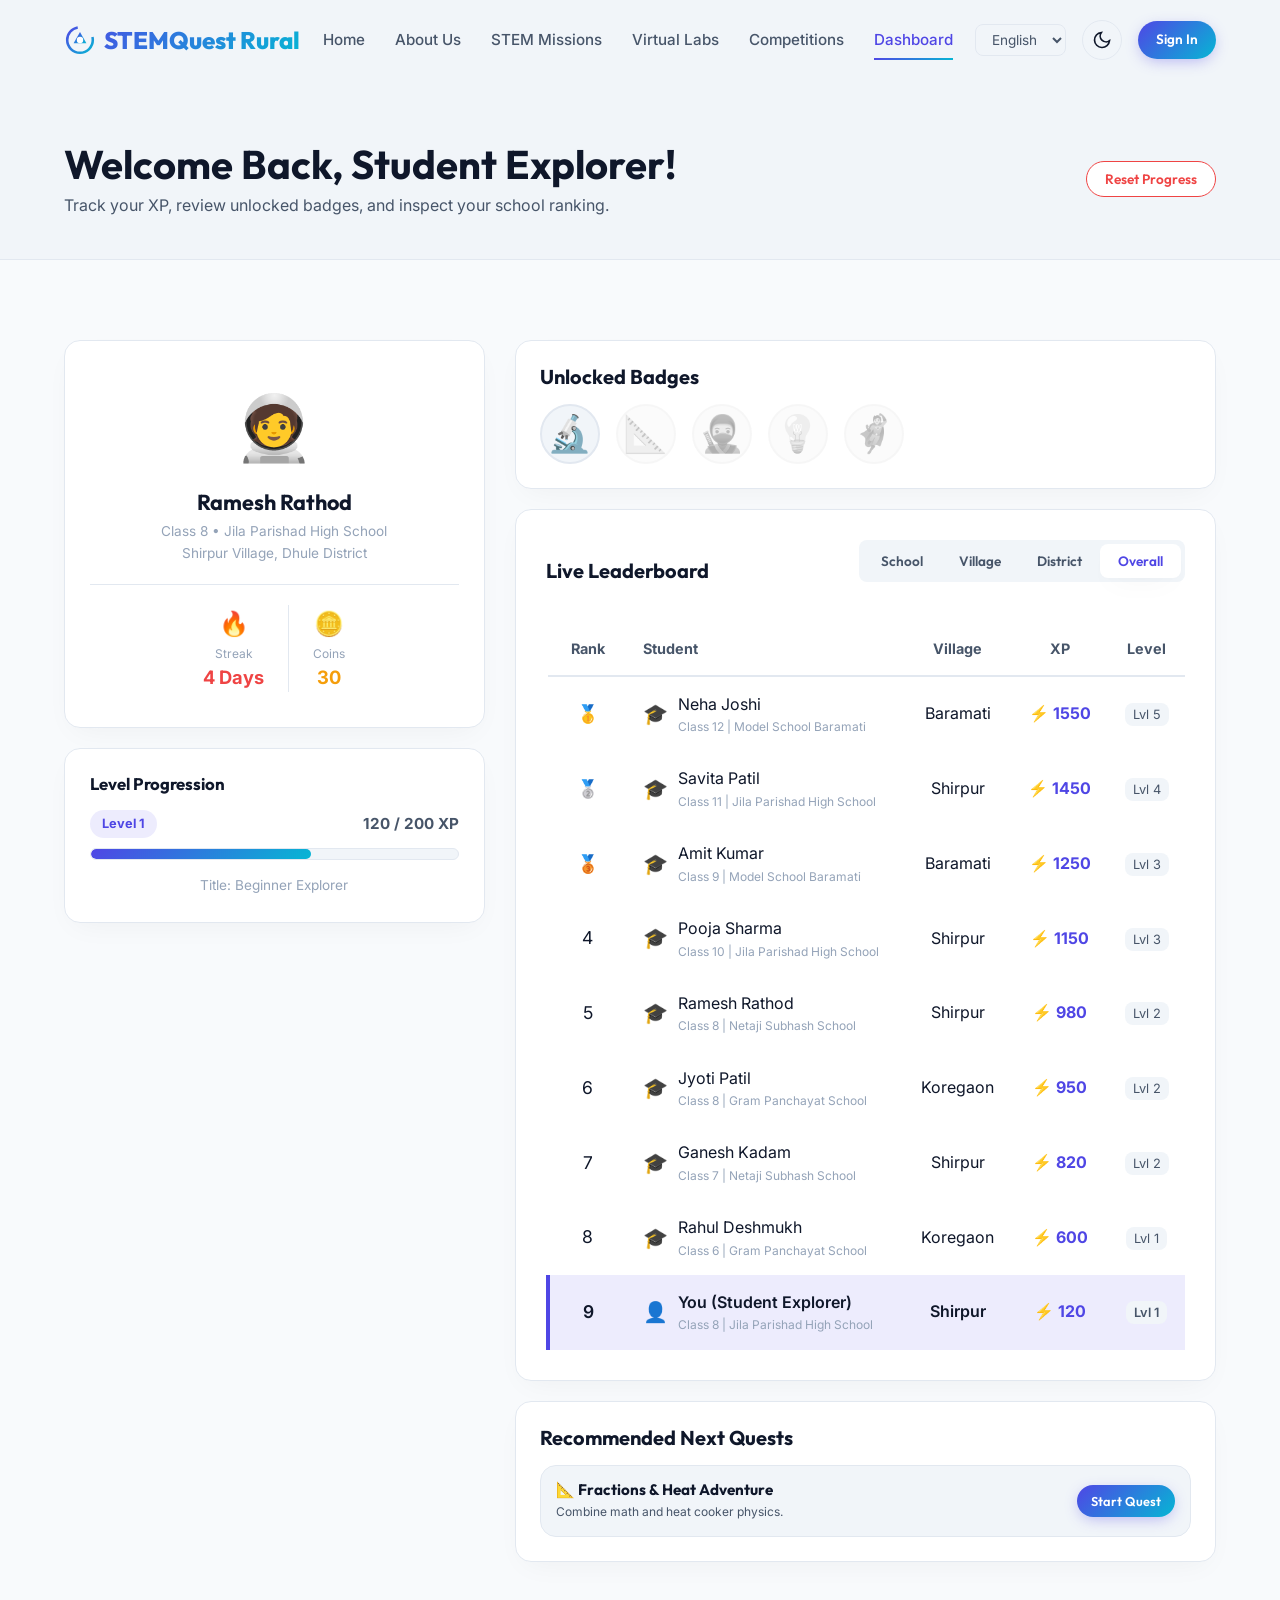
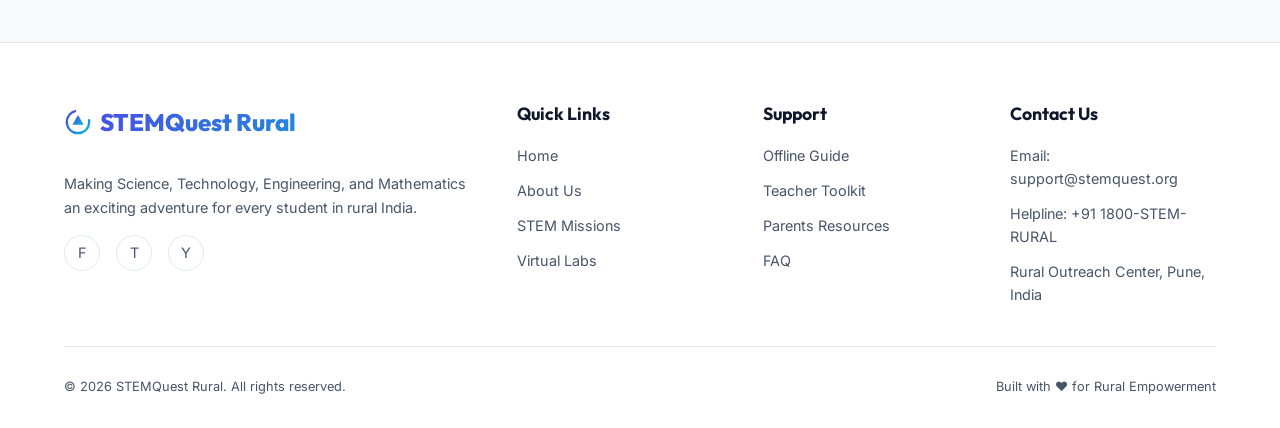
<file: dashboard.html>
<!DOCTYPE html>
<html lang="en">
<head>
  <meta charset="UTF-8">
  <meta name="viewport" content="width=device-width, initial-scale=1.0">
  <meta name="description" content="View your progress, level status, earned badges, streaks, and school leaderboards.">
  <title>Student Dashboard | STEMQuest Rural</title>
  
  <!-- CSS Stylesheets -->
  <link rel="stylesheet" href="css/style.css">
  <link rel="stylesheet" href="css/responsive.css">
  <link rel="stylesheet" href="css/animations.css">

  <style>
    .dashboard-grid {
      display: grid;
      grid-template-columns: 1.2fr 2fr;
      gap: 30px;
    }

    .widget-panel {
      display: flex;
      flex-direction: column;
      gap: 20px;
    }

    .badge-icon-item {
      font-size: 2.25rem;
      width: 60px;
      height: 60px;
      background: var(--bg-tertiary);
      border-radius: 50%;
      display: flex;
      align-items: center;
      justify-content: center;
      border: 2px solid var(--border-color);
      transition: var(--transition);
      position: relative;
    }

    .badge-icon-item.locked {
      opacity: 0.35;
      filter: grayscale(1);
    }

    .badge-icon-item:hover {
      transform: scale(1.1);
      border-color: var(--primary);
    }

    .leaderboard-tabs {
      display: flex;
      background: var(--bg-tertiary);
      padding: 4px;
      border-radius: var(--radius-sm);
      margin-bottom: 20px;
      width: fit-content;
    }

    .tab-btn {
      padding: 8px 18px;
      font-size: 0.85rem;
      font-weight: 600;
      border-radius: var(--radius-sm);
      border: none;
      background: transparent;
      color: var(--text-secondary);
      cursor: pointer;
      font-family: var(--font-heading);
      transition: var(--transition);
    }

    .tab-btn.active {
      background: var(--bg-secondary);
      color: var(--primary);
      box-shadow: var(--card-shadow);
    }
  </style>
</head>
<body>

  <!-- Dynamic Header Injection -->
  <header id="header"></header>

  <!-- Title Section -->
  <section class="section" style="padding-top:140px; padding-bottom:40px; background:var(--bg-tertiary); border-bottom:1px solid var(--border-color);">
    <div class="container animate-fade-in-up">
      <div style="display:flex; justify-content:space-between; align-items:center; flex-wrap:wrap; gap:20px;">
        <div>
          <h1 style="font-size:2.5rem; margin-bottom:5px;">Welcome Back, Student Explorer!</h1>
          <p style="color:var(--text-secondary);">Track your XP, review unlocked badges, and inspect your school ranking.</p>
        </div>
        <button class="btn btn-secondary btn-sm" onclick="confirmReset()" style="border-color:var(--error); color:var(--error);">Reset Progress</button>
      </div>
    </div>
  </section>

  <!-- Dashboard Content -->
  <section class="section">
    <div class="container">
      <div class="dashboard-grid">
        
        <!-- Left Sidebar: Profile Details & Stats -->
        <div class="widget-panel">
          <!-- Profile Card -->
          <div class="card glass-panel" style="text-align:center; padding:35px 25px;">
            <div style="font-size:4rem; margin-bottom:12px;">🧑‍🚀</div>
            <h3 id="user-name-display" style="font-size:1.35rem; margin-bottom:5px;">Ramesh Rathod</h3>
            <p style="font-size:0.85rem; color:var(--text-muted); margin-bottom:20px;">Class 8 • Jila Parishad High School<br>Shirpur Village, Dhule District</p>
            
            <div style="display:flex; justify-content:center; gap:24px; text-align:center; border-top:1px solid var(--border-color); padding-top:20px;">
              <div>
                <span style="font-size:1.5rem;">🔥</span>
                <div style="font-size:0.75rem; color:var(--text-muted);">Streak</div>
                <strong id="user-streak-display" style="font-size:1.15rem; color:#ef4444;">0 Days</strong>
              </div>
              <div style="border-left:1px solid var(--border-color);"></div>
              <div>
                <span style="font-size:1.5rem;">🪙</span>
                <div style="font-size:0.75rem; color:var(--text-muted);">Coins</div>
                <strong id="user-coins-display" style="font-size:1.15rem; color:var(--accent);">0</strong>
              </div>
            </div>
          </div>

          <!-- XP Gauge / Level progress -->
          <div class="card glass-panel" style="padding:25px;">
            <h4 style="margin-bottom:15px; font-size:1.05rem;">Level Progression</h4>
            
            <div style="display:flex; justify-content:space-between; align-items:center; margin-bottom:10px;">
              <span id="user-level-badge" style="background:var(--primary-light); color:var(--primary); padding:4px 12px; border-radius:var(--radius-full); font-weight:700; font-size:0.8rem;">Level 1</span>
              <strong id="user-xp-display" style="font-size:0.95rem; color:var(--text-secondary);">120 / 200 XP</strong>
            </div>

            <!-- XP progress bar -->
            <div style="width:100%; height:12px; background:var(--bg-tertiary); border-radius:6px; overflow:hidden; margin-bottom:15px; border:1px solid var(--border-color);">
              <div id="user-xp-bar" style="width:60%; height:100%; background:var(--gradient-stem); border-radius:6px; transition:width 0.5s ease;"></div>
            </div>
            
            <p id="user-level-name-display" style="font-size:0.85rem; color:var(--text-muted); text-align:center;">Title: Beginner Explorer</p>
          </div>
        </div>

        <!-- Right Main Panel: Badges & Leaderboard -->
        <div class="widget-panel">
          
          <!-- Badges Cabinet -->
          <div class="card glass-panel">
            <h3 style="font-size:1.25rem; margin-bottom:15px;">Unlocked Badges</h3>
            <div style="display:flex; gap:16px; flex-wrap:wrap;" id="badges-cabinet-container">
              <!-- Badges icons will be placed here dynamically -->
            </div>
          </div>

          <!-- Leaderboard Panel -->
          <div class="card glass-panel" style="padding:30px;">
            <div style="display:flex; justify-content:space-between; align-items:center; flex-wrap:wrap; margin-bottom:20px; gap:15px;">
              <h3 style="font-size:1.25rem;">Live Leaderboard</h3>
              
              <!-- Tab filters -->
              <div class="leaderboard-tabs">
                <button class="tab-btn" data-filter="school">School</button>
                <button class="tab-btn" data-filter="village">Village</button>
                <button class="tab-btn" data-filter="district">District</button>
                <button class="tab-btn active" data-filter="state">Overall</button>
              </div>
            </div>

            <div id="leaderboard-container">
              <!-- Injected by leaderboard.js -->
            </div>
          </div>

          <!-- Recommended Quests -->
          <div class="card glass-panel">
            <h3 style="font-size:1.25rem; margin-bottom:15px;">Recommended Next Quests</h3>
            <div style="display:flex; flex-direction:column; gap:12px;" id="recommended-quests-list">
              <div style="display:flex; justify-content:space-between; align-items:center; background:var(--bg-tertiary); padding:15px; border-radius:var(--radius-md); border:1px solid var(--border-color);">
                <div>
                  <h4 style="font-size:0.95rem; margin-bottom:3px;">📐 Fractions & Heat Adventure</h4>
                  <p style="font-size:0.75rem; color:var(--text-secondary);">Combine math and heat cooker physics.</p>
                </div>
                <a href="missions.html" class="btn btn-primary btn-sm" style="padding:6px 14px; font-size:0.8rem;">Start Quest</a>
              </div>
            </div>
          </div>

        </div>

      </div>
    </div>
  </section>

  <!-- Footer Section -->
  <footer id="footer"></footer>

  <!-- Scripts -->
  <script src="js/gamification.js"></script>
  <script src="js/leaderboard.js"></script>
  <script src="js/main.js"></script>

  <script>
    document.addEventListener("DOMContentLoaded", () => {
      // Load initial State values
      const userState = window.gamification ? window.gamification.state : null;
      if (userState) {
        updateDashboardUI(userState);
      }

      // Initialize Leaderboard
      if (window.leaderboardManager) {
        window.leaderboardManager.init('leaderboard-container');
      }

      // Listen for updates from quizzes/actions
      window.addEventListener("gamificationStateChanged", (e) => {
        updateDashboardUI(e.detail);
        if (window.leaderboardManager) {
          window.leaderboardManager.render();
        }
      });

      // Tab selector events
      const tabs = document.querySelectorAll("[data-filter]");
      tabs.forEach(t => {
        t.addEventListener("click", () => {
          tabs.forEach(b => b.classList.remove("active"));
          t.classList.add("active");
          if (window.leaderboardManager) {
            window.leaderboardManager.setFilter(t.getAttribute("data-filter"));
          }
        });
      });
    });

    function updateDashboardUI(state) {
      if (!state) return;

      // Update basic fields
      document.getElementById("user-streak-display").textContent = `${state.streak} Days`;
      document.getElementById("user-coins-display").textContent = state.coins.toLocaleString();
      document.getElementById("user-level-badge").textContent = `Level ${state.level}`;
      document.getElementById("user-level-name-display").textContent = `Title: ${state.levelName}`;
      
      // Calculate XP thresholds for progress bar
      // Level 1: 0-199 (needs 200 XP to level up)
      // Level 2: 200-499 (needs 300 XP)
      // Level 3: 500-899 (needs 400 XP)
      // Level 4: 900-1399 (needs 500 XP)
      // Level 5: 1400-1999 (needs 600 XP)
      // Level 6: 2000+ (max)
      let minVal = 0;
      let maxVal = 200;
      
      if (state.level === 2) { minVal = 200; maxVal = 500; }
      else if (state.level === 3) { minVal = 500; maxVal = 900; }
      else if (state.level === 4) { minVal = 900; maxVal = 1400; }
      else if (state.level === 5) { minVal = 1400; maxVal = 2000; }
      else if (state.level >= 6) { minVal = 2000; maxVal = state.xp > 2000 ? state.xp + 100 : 2100; }

      const totalDiff = maxVal - minVal;
      const userDiff = state.xp - minVal;
      const progressPct = Math.min(100, Math.max(0, (userDiff / totalDiff) * 100));

      document.getElementById("user-xp-display").textContent = `${state.xp} / ${maxVal} XP`;
      document.getElementById("user-xp-bar").style.width = `${progressPct}%`;

      // Render Badges Cabinet
      const container = document.getElementById("badges-cabinet-container");
      if (container && window.gamification) {
        // Find badge list definitions from gamification script directly
        const badgesDefs = [
          { id: "sci_explorer", name: "Science Explorer", desc: "Completed your first Science Challenge", icon: "🔬" },
          { id: "math_master", name: "Math Master", desc: "Got a perfect score in a Mathematics Quiz", icon: "📐" },
          { id: "code_ninja", name: "Coding Ninja", desc: "Completed coding playground quest", icon: "🥷" },
          { id: "innovator_champ", name: "Innovation Leader", desc: "Submitted an idea to Rural Innovation Hub", icon: "💡" },
          { id: "stem_hero", name: "STEM Hero", desc: "Reached 1,500+ XP", icon: "🦸" }
        ];

        container.innerHTML = badgesDefs.map(b => {
          const isUnlocked = state.badges.includes(b.id);
          const lockedClass = isUnlocked ? "" : "locked";
          const tooltip = isUnlocked ? `${b.name}: ${b.desc}` : `${b.name} (LOCKED): ${b.desc}`;
          
          return `
            <div class="badge-icon-item ${lockedClass}" title="${tooltip}" style="cursor:help;">
              <span>${b.icon}</span>
            </div>
          `;
        }).join('');
      }
    }

    function confirmReset() {
      if (confirm("Are you sure you want to reset all your progress, XP, coins, and badges? This cannot be undone.")) {
        if (window.gamification) {
          window.gamification.resetProgress();
        }
      }
    }
  </script>
</body>
</html>
</file>
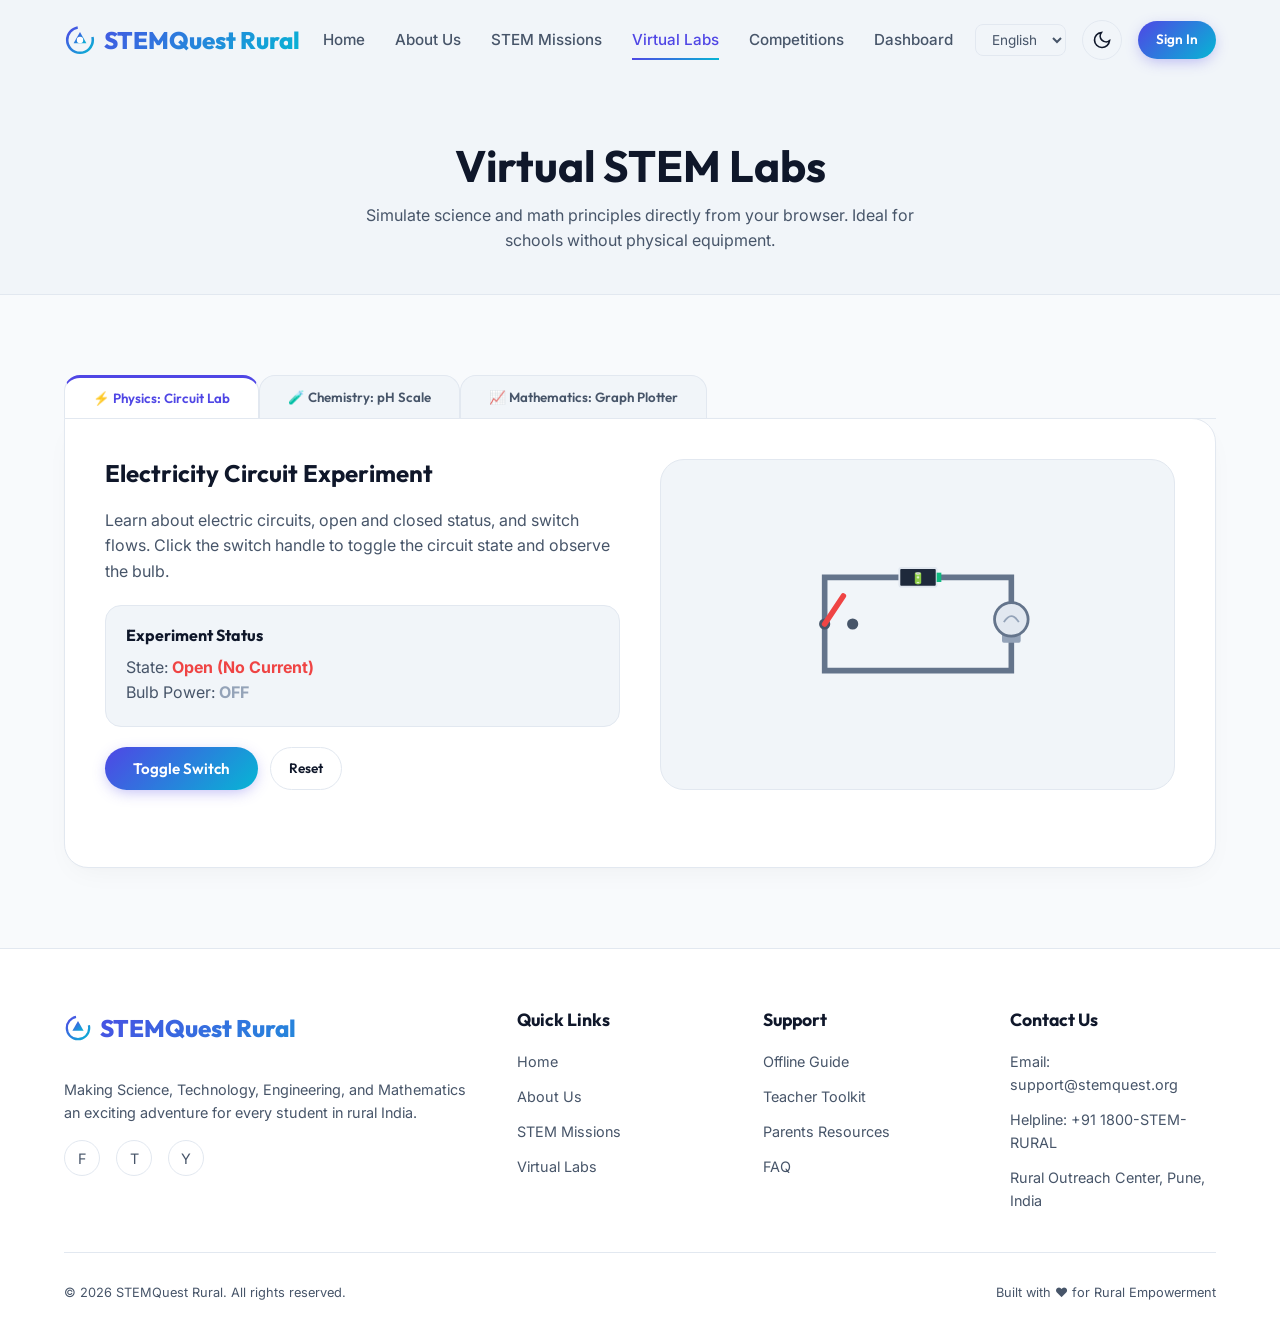
<file: labs.html>
<!DOCTYPE html>
<html lang="en">
<head>
  <meta charset="UTF-8">
  <meta name="viewport" content="width=device-width, initial-scale=1.0">
  <meta name="description" content="Simulate experiments in Science, Mathematics, and Coding inside the Virtual Labs.">
  <title>Virtual STEM Labs | STEMQuest Rural</title>
  
  <!-- CSS Stylesheets -->
  <link rel="stylesheet" href="css/style.css">
  <link rel="stylesheet" href="css/responsive.css">
  <link rel="stylesheet" href="css/animations.css">

  <style>
    .lab-tab-btn {
      padding: 12px 28px;
      border-radius: var(--radius-md) var(--radius-md) 0 0;
      border: 1px solid var(--border-color);
      border-bottom: none;
      background: var(--bg-tertiary);
      color: var(--text-secondary);
      font-weight: 600;
      cursor: pointer;
      font-family: var(--font-heading);
      transition: var(--transition);
    }

    .lab-tab-btn.active {
      background: var(--bg-secondary);
      color: var(--primary);
      border-top: 3px solid var(--primary);
      position: relative;
      z-index: 5;
    }

    .lab-panel {
      background: var(--bg-secondary);
      border: 1px solid var(--border-color);
      border-radius: 0 var(--radius-lg) var(--radius-lg) var(--radius-lg);
      padding: 40px;
      box-shadow: var(--card-shadow);
      min-height: 450px;
    }

    /* Lab Interactive Utilities */
    .beaker-container {
      width: 140px;
      height: 180px;
      border: 5px solid var(--text-primary);
      border-top: none;
      border-radius: 0 0 30px 30px;
      position: relative;
      overflow: hidden;
      margin: 0 auto;
    }

    .beaker-liquid {
      position: absolute;
      bottom: 0;
      left: 0;
      width: 100%;
      height: 70%;
      background: #38bdf8;
      transition: background-color 0.8s ease, height 0.5s ease;
    }

    .ph-btn {
      padding: 8px 16px;
      font-size: 0.85rem;
      border-radius: var(--radius-sm);
      border: 1px solid var(--border-color);
      background: var(--bg-tertiary);
      cursor: pointer;
      font-weight: 500;
      transition: var(--transition);
    }

    .ph-btn:hover {
      background: var(--primary-light);
      border-color: var(--primary);
    }

    .slider-input {
      width: 100%;
      height: 6px;
      border-radius: 3px;
      outline: none;
      -webkit-appearance: none;
      background: var(--border-color);
    }

    .slider-input::-webkit-slider-thumb {
      -webkit-appearance: none;
      width: 18px;
      height: 18px;
      border-radius: 50%;
      background: var(--primary);
      cursor: pointer;
    }
  </style>
</head>
<body>

  <!-- Dynamic Header Injection -->
  <header id="header"></header>

  <!-- Title section -->
  <section class="section" style="padding-top:140px; padding-bottom:40px; background:var(--bg-tertiary); border-bottom:1px solid var(--border-color);">
    <div class="container animate-fade-in-up">
      <div style="text-align:center;">
        <h1 style="font-size:2.75rem; margin-bottom:10px;">Virtual STEM Labs</h1>
        <p style="max-width:600px; margin:0 auto; color:var(--text-secondary);">Simulate science and math principles directly from your browser. Ideal for schools without physical equipment.</p>
      </div>
    </div>
  </section>

  <!-- Labs Module Tabs & Panels -->
  <section class="section">
    <div class="container">
      <div style="display:flex; flex-wrap:wrap; border-bottom:1px solid var(--border-color); margin-bottom:-1px;">
        <button class="lab-tab-btn active" data-tab="physics">⚡ Physics: Circuit Lab</button>
        <button class="lab-tab-btn" data-tab="chemistry">🧪 Chemistry: pH Scale</button>
        <button class="lab-tab-btn" data-tab="math">📈 Mathematics: Graph Plotter</button>
      </div>

      <!-- PHYSICS TAB -->
      <div class="lab-panel" id="physics-lab">
        <div class="grid-2">
          <div style="display:flex; flex-direction:column; gap:20px;">
            <h2>Electricity Circuit Experiment</h2>
            <p style="color:var(--text-secondary);">Learn about electric circuits, open and closed status, and switch flows. Click the switch handle to toggle the circuit state and observe the bulb.</p>
            
            <div style="background:var(--bg-tertiary); padding:20px; border-radius:var(--radius-md); border:1px solid var(--border-color);">
              <h4 style="margin-bottom:10px;">Experiment Status</h4>
              <p>State: <strong id="circuit-state-text" style="color:var(--error);">Open (No Current)</strong></p>
              <p>Bulb Power: <strong id="bulb-power-text" style="color:var(--text-muted);">OFF</strong></p>
            </div>

            <div style="display:flex; gap:12px;">
              <button class="btn btn-primary" id="toggle-switch-btn">Toggle Switch</button>
              <button class="btn btn-secondary btn-sm" onclick="resetCircuit()">Reset</button>
            </div>
          </div>

          <div style="display:flex; align-items:center; justify-content:center; background:var(--bg-tertiary); border-radius:var(--radius-lg); border:1px solid var(--border-color); padding:30px; min-height:300px;">
            <!-- SVG Circuit builder -->
            <svg viewBox="0 0 300 200" width="100%" height="200" style="max-width:280px;">
              <!-- Wire Paths -->
              <path id="wire-left" d="M 50 100 L 50 50 L 250 50 L 250 80" stroke="#64748b" stroke-width="6" fill="none" stroke-linecap="round"/>
              <path id="wire-right" d="M 250 120 L 250 150 L 50 150 L 50 100" stroke="#64748b" stroke-width="6" fill="none" stroke-linecap="round"/>
              
              <!-- Battery (left wire) -->
              <g transform="translate(130, 40)">
                <rect x="0" y="0" width="40" height="20" fill="#1e293b" rx="2" stroke="var(--border-color)" stroke-width="2"/>
                <rect x="40" y="5" width="5" height="10" fill="#10b981"/>
                <text x="20" y="15" fill="white" font-size="12" font-weight="bold" text-anchor="middle">🔋</text>
              </g>

              <!-- Switch contacts -->
              <circle cx="50" cy="100" r="6" fill="#475569" />
              <circle cx="80" cy="100" r="6" fill="#475569" />
              
              <!-- Switch blade -->
              <line id="switch-blade" x1="50" y1="100" x2="70" y2="70" stroke="#ef4444" stroke-width="6" stroke-linecap="round" style="transition: transform 0.4s ease; transform-origin: 50px 100px;"/>
              
              <!-- Bulb -->
              <g transform="translate(230, 80)">
                <!-- Base -->
                <rect x="10" y="25" width="20" height="15" fill="#94a3b8" rx="2"/>
                <!-- Glow ring -->
                <circle id="bulb-glow" cx="20" cy="15" r="22" fill="yellow" opacity="0" style="transition: opacity 0.5s ease; filter: blur(5px);"/>
                <!-- Glass bulb -->
                <circle id="bulb-glass" cx="20" cy="15" r="18" fill="#e2e8f0" stroke="#64748b" stroke-width="3" style="transition: fill 0.5s ease;"/>
                <path d="M 12 18 Q 20 5 28 18" stroke="#94a3b8" stroke-width="2" fill="none"/>
              </g>
            </svg>
          </div>
        </div>
      </div>

      <!-- CHEMISTRY TAB -->
      <div class="lab-panel" id="chemistry-lab" style="display:none;">
        <div class="grid-2">
          <div style="display:flex; flex-direction:column; gap:20px;">
            <h2>Acid & Base pH Scale</h2>
            <p style="color:var(--text-secondary);">Explore pH properties. Select a liquid droplet tool below to drop chemical values into the beaker and watch the pH indicator change color.</p>
            
            <div style="display:flex; gap:10px; flex-wrap:wrap;">
              <button class="ph-btn" data-ph="2" data-color="#ef4444" data-name="Lemon Juice">Lemon Juice (pH 2)</button>
              <button class="ph-btn" data-ph="7" data-color="#10b981" data-name="Pure Water">Pure Water (pH 7)</button>
              <button class="ph-btn" data-ph="10" data-color="#3b82f6" data-name="Soap Solution">Soap Solution (pH 10)</button>
              <button class="ph-btn" data-ph="13" data-color="#a855f7" data-name="Liquid Bleach">Bleach (pH 13)</button>
            </div>

            <div style="background:var(--bg-tertiary); padding:20px; border-radius:var(--radius-md); border:1px solid var(--border-color); display:flex; justify-content:space-between; align-items:center;">
              <div>
                <h4 style="margin-bottom:5px;">Solution: <span id="ph-solution-name" style="color:var(--primary);">None</span></h4>
                <p>pH Value: <strong id="ph-val-text" style="font-size:1.5rem; color:var(--text-muted);">7.0</strong></p>
              </div>
              <div id="ph-category-badge" style="padding:6px 16px; border-radius:var(--radius-full); font-weight:600; font-size:0.85rem; background:var(--border-color); color:var(--text-secondary);">
                Neutral
              </div>
            </div>
          </div>

          <div style="display:flex; flex-direction:column; align-items:center; justify-content:center; background:var(--bg-tertiary); border-radius:var(--radius-lg); border:1px solid var(--border-color); padding:30px;">
            <div class="beaker-container">
              <div class="beaker-liquid" id="beaker-liquid"></div>
            </div>
            
            <!-- Dynamic slider matching current pH -->
            <div style="width:100%; max-width:240px; margin-top:20px; text-align:center;">
              <div style="display:flex; justify-content:space-between; font-size:0.75rem; margin-bottom:5px; color:var(--text-muted);">
                <span>0 (Acidic)</span>
                <span>7 (Neutral)</span>
                <span>14 (Alkaline)</span>
              </div>
              <input type="range" min="0" max="14" value="7" class="slider-input" id="ph-slider" disabled>
            </div>
          </div>
        </div>
      </div>

      <!-- MATHEMATICS TAB -->
      <div class="lab-panel" id="math-lab" style="display:none;">
        <div class="grid-2">
          <div style="display:flex; flex-direction:column; gap:20px;">
            <h2>Linear Graph Plotter</h2>
            <p style="color:var(--text-secondary);">Visualize algebraic coordinate lines. Adjust the sliders below to change the Slope (m) and Intercept (c) for the line equation: <strong style="color:var(--primary);">y = mx + c</strong></p>
            
            <div style="display:flex; flex-direction:column; gap:15px; background:var(--bg-tertiary); padding:20px; border-radius:var(--radius-md); border:1px solid var(--border-color);">
              <div>
                <label style="display:flex; justify-content:space-between; font-size:0.9rem; font-weight:600; margin-bottom:5px;">
                  <span>Slope (m): <span id="m-val" style="color:var(--primary);">1.0</span></span>
                </label>
                <input type="range" min="-3" max="3" step="0.1" value="1" class="slider-input" id="slope-slider">
              </div>

              <div>
                <label style="display:flex; justify-content:space-between; font-size:0.9rem; font-weight:600; margin-bottom:5px;">
                  <span>Intercept (c): <span id="c-val" style="color:var(--secondary);">0</span></span>
                </label>
                <input type="range" min="-50" max="50" step="5" value="0" class="slider-input" id="intercept-slider">
              </div>
            </div>

            <div style="font-size:1.15rem; font-family:var(--font-heading); font-weight:700; text-align:center;">
              Line Equation: <span id="equation-text" style="color:var(--primary);">y = 1.0x + 0</span>
            </div>
          </div>

          <div style="display:flex; align-items:center; justify-content:center; background:var(--bg-tertiary); border-radius:var(--radius-lg); border:1px solid var(--border-color); padding:30px; min-height:300px;">
            <!-- Coordinate system SVG -->
            <svg id="coordinate-grid" viewBox="0 0 200 200" width="100%" height="200" style="max-width:240px; background:var(--bg-secondary); border:1px solid var(--border-color);">
              <!-- Grid Lines -->
              <line x1="100" y1="0" x2="100" y2="200" stroke="#94a3b8" stroke-width="2"/>
              <line x1="0" y1="100" x2="200" y2="100" stroke="#94a3b8" stroke-width="2"/>
              
              <!-- Subgrids -->
              <line x1="50" y1="0" x2="50" y2="200" stroke="var(--border-color)" stroke-width="0.5"/>
              <line x1="150" y1="0" x2="150" y2="200" stroke="var(--border-color)" stroke-width="0.5"/>
              <line x1="0" y1="50" x2="200" y2="50" stroke="var(--border-color)" stroke-width="0.5"/>
              <line x1="0" y1="150" x2="200" y2="150" stroke="var(--border-color)" stroke-width="0.5"/>

              <!-- Axis Marks -->
              <text x="105" y="15" fill="var(--text-muted)" font-size="8">y</text>
              <text x="185" y="95" fill="var(--text-muted)" font-size="8">x</text>

              <!-- Plotting Line -->
              <line id="math-line" x1="0" y1="200" x2="200" y2="0" stroke="var(--primary)" stroke-width="3" style="transition: all 0.1s ease;"/>
            </svg>
          </div>
        </div>
      </div>
    </div>
  </section>

  <!-- Footer Section -->
  <footer id="footer"></footer>

  <!-- Scripts -->
  <script src="js/gamification.js"></script>
  <script src="js/main.js"></script>

  <script>
    // Tab switching logic
    document.addEventListener("DOMContentLoaded", () => {
      const tabBtns = document.querySelectorAll(".lab-tab-btn");
      const panels = document.querySelectorAll(".lab-panel");

      tabBtns.forEach(btn => {
        btn.addEventListener("click", () => {
          tabBtns.forEach(b => b.classList.remove("active"));
          panels.forEach(p => p.style.display = "none");

          btn.classList.add("active");
          const tabId = btn.getAttribute("data-tab");
          document.getElementById(`${tabId}-lab`).style.display = "block";
        });
      });

      // PHYSICS CIRCUIT LAB LOGIC
      const toggleSwitchBtn = document.getElementById("toggle-switch-btn");
      const switchBlade = document.getElementById("switch-blade");
      const wireLeft = document.getElementById("wire-left");
      const wireRight = document.getElementById("wire-right");
      const bulbGlow = document.getElementById("bulb-glow");
      const bulbGlass = document.getElementById("bulb-glass");
      const circuitStateText = document.getElementById("circuit-state-text");
      const bulbPowerText = document.getElementById("bulb-power-text");

      let isCircuitClosed = false;

      toggleSwitchBtn.addEventListener("click", () => {
        isCircuitClosed = !isCircuitClosed;
        
        if (isCircuitClosed) {
          // Close switch (rotate blade down to touch contacts)
          switchBlade.style.transform = "rotate(30deg)";
          wireLeft.setAttribute("stroke", "#fbbf24");
          wireRight.setAttribute("stroke", "#fbbf24");
          bulbGlow.style.opacity = "0.8";
          bulbGlass.style.fill = "#fef08a";
          circuitStateText.textContent = "Closed (Current Flowing)";
          circuitStateText.style.color = "var(--success)";
          bulbPowerText.textContent = "ON (Glow)";
          bulbPowerText.style.color = "var(--success)";

          if (window.gamification) {
            window.gamification.addXP(20);
            window.gamification.showToast("⚡ Circuit Completed! +20 XP", "success");
          }
        } else {
          // Open switch
          resetCircuit();
        }
      });

      window.resetCircuit = () => {
        isCircuitClosed = false;
        switchBlade.style.transform = "rotate(0deg)";
        wireLeft.setAttribute("stroke", "#64748b");
        wireRight.setAttribute("stroke", "#64748b");
        bulbGlow.style.opacity = "0";
        bulbGlass.style.fill = "#e2e8f0";
        circuitStateText.textContent = "Open (No Current)";
        circuitStateText.style.color = "var(--error)";
        bulbPowerText.textContent = "OFF";
        bulbPowerText.style.color = "var(--text-muted)";
      };

      // CHEMISTRY PH LAB LOGIC
      const phBtns = document.querySelectorAll(".ph-btn");
      const beakerLiquid = document.getElementById("beaker-liquid");
      const phValText = document.getElementById("ph-val-text");
      const phSlider = document.getElementById("ph-slider");
      const phSolutionName = document.getElementById("ph-solution-name");
      const phCategoryBadge = document.getElementById("ph-category-badge");
      
      const usedLiquids = new Set();

      phBtns.forEach(btn => {
        btn.addEventListener("click", () => {
          const ph = parseFloat(btn.getAttribute("data-ph"));
          const color = btn.getAttribute("data-color");
          const name = btn.getAttribute("data-name");

          beakerLiquid.style.backgroundColor = color;
          phValText.textContent = ph.toFixed(1);
          phValText.style.color = color;
          phSlider.value = ph;
          phSolutionName.textContent = name;
          phSolutionName.style.color = color;

          let category = "Neutral";
          if (ph < 7) {
            category = "Acidic";
            phCategoryBadge.style.background = "rgba(239, 68, 68, 0.15)";
            phCategoryBadge.style.color = "var(--error)";
          } else if (ph > 7) {
            category = "Alkaline / Base";
            phCategoryBadge.style.background = "rgba(168, 85, 247, 0.15)";
            phCategoryBadge.style.color = "#a855f7";
          } else {
            phCategoryBadge.style.background = "rgba(16, 185, 129, 0.15)";
            phCategoryBadge.style.color = "var(--success)";
          }
          phCategoryBadge.textContent = category;

          usedLiquids.add(name);
          if (usedLiquids.size === 4 && window.gamification) {
            window.gamification.unlockBadge("sci_explorer");
            window.gamification.addXP(30);
            window.gamification.showToast("🧪 Chemistry Explorer! Tested all solutions. +30 XP", "success");
          }
        });
      });

      // MATH LAB LINE PLOTTER LOGIC
      const slopeSlider = document.getElementById("slope-slider");
      const interceptSlider = document.getElementById("intercept-slider");
      const mValText = document.getElementById("m-val");
      const cValText = document.getElementById("c-val");
      const equationText = document.getElementById("equation-text");
      const mathLine = document.getElementById("math-line");

      const updateGraph = () => {
        const m = parseFloat(slopeSlider.value);
        const c = parseFloat(interceptSlider.value);

        mValText.textContent = m.toFixed(1);
        cValText.textContent = c;

        let sign = c >= 0 ? "+" : "-";
        equationText.textContent = `y = ${m.toFixed(1)}x ${sign} ${Math.abs(c)}`;

        // Calculate line endpoints in SVG coordinate scale (0-200 grid scale)
        // Center is (100, 100). Axis scale: 1 unit is 2px. Intercept is in pixels relative to center
        // equation: y = m*x + c
        // SVG y goes down, Cartesian y goes up.
        // So Cartesian coordinate (x, y) maps to SVG (100 + x, 100 - y)
        // Let x1 = -100 Cartesian => SVG X = 0. Cartesian Y = m*(-100) + c => SVG Y = 100 - (-100*m + c) = 100 + 100*m - c
        // Let x2 = 100 Cartesian => SVG X = 200. Cartesian Y = m*(100) + c => SVG Y = 100 - (100*m + c) = 100 - 100*m - c
        
        // We scale m factor slightly for visual fit: let 1 unit of m correspond to a coordinate slope of 1
        const scaleFactor = 0.8; 
        const y1 = 100 + (100 * m * scaleFactor) - c;
        const y2 = 100 - (100 * m * scaleFactor) - c;

        mathLine.setAttribute("x1", "0");
        mathLine.setAttribute("y1", y1.toString());
        mathLine.setAttribute("x2", "200");
        mathLine.setAttribute("y2", y2.toString());
      };

      slopeSlider.addEventListener("input", updateGraph);
      interceptSlider.addEventListener("input", updateGraph);

      // Initial graph plot
      updateGraph();
    });
  </script>
</body>
</html>
</file>
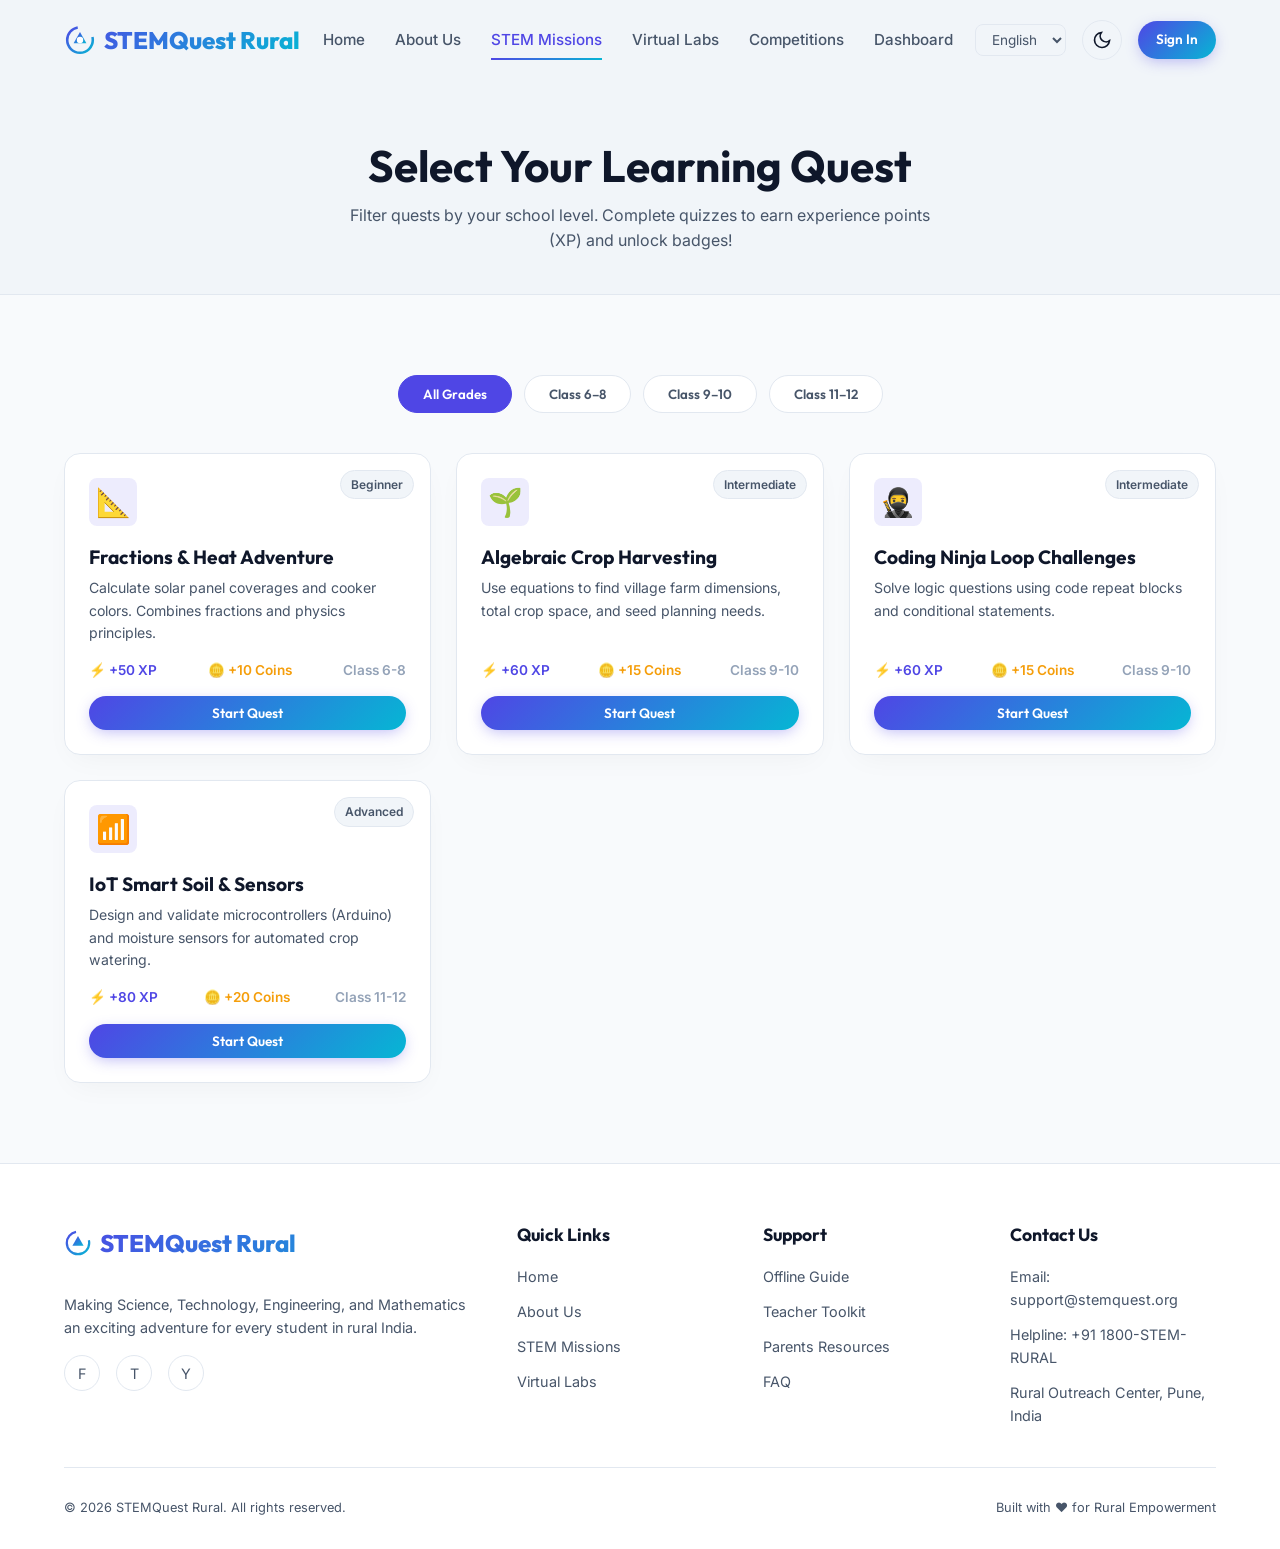
<file: missions.html>
<!DOCTYPE html>
<html lang="en">
<head>
  <meta charset="UTF-8">
  <meta name="viewport" content="width=device-width, initial-scale=1.0">
  <meta name="description" content="Embark on gamified learning paths in Science, Math, Technology, and Engineering. Complete quests and level up!">
  <title>STEM Missions | STEMQuest Rural</title>
  
  <!-- CSS Stylesheets -->
  <link rel="stylesheet" href="css/style.css">
  <link rel="stylesheet" href="css/responsive.css">
  <link rel="stylesheet" href="css/animations.css">
  
  <style>
    .filter-btn {
      padding: 10px 24px;
      border-radius: var(--radius-full);
      border: 1px solid var(--border-color);
      background: var(--bg-secondary);
      color: var(--text-secondary);
      font-weight: 600;
      cursor: pointer;
      font-family: var(--font-heading);
      transition: var(--transition);
    }
    
    .filter-btn.active, .filter-btn:hover {
      background: var(--primary);
      color: white;
      border-color: var(--primary);
    }

    .quest-grid {
      display: grid;
      grid-template-columns: repeat(auto-fill, minmax(320px, 1fr));
      gap: 25px;
      margin-top: 30px;
    }

    /* Modal styles for Quiz Overlay */
    .modal-overlay {
      position: fixed;
      top: 0;
      left: 0;
      width: 100%;
      height: 100%;
      background: rgba(0, 0, 0, 0.6);
      backdrop-filter: blur(8px);
      z-index: 2000;
      display: none;
      align-items: center;
      justify-content: center;
      padding: 20px;
    }

    .modal-content {
      width: 100%;
      max-width: 600px;
      position: relative;
      animation: fadeInUp 0.4s cubic-bezier(0.4, 0, 0.2, 1);
    }

    .close-modal {
      position: absolute;
      top: 20px;
      right: 20px;
      font-size: 1.5rem;
      cursor: pointer;
      background: none;
      border: none;
      color: var(--text-muted);
      transition: var(--transition);
      z-index: 10;
    }

    .close-modal:hover {
      color: var(--error);
    }
  </style>
</head>
<body>

  <!-- Dynamic Header Injection -->
  <header id="header"></header>

  <!-- Title section -->
  <section class="section" style="padding-top:140px; padding-bottom:40px; background:var(--bg-tertiary); border-bottom:1px solid var(--border-color);">
    <div class="container animate-fade-in-up">
      <div style="text-align:center;">
        <h1 style="font-size:2.75rem; margin-bottom:10px;">Select Your Learning Quest</h1>
        <p style="max-width:600px; margin:0 auto; color:var(--text-secondary);">Filter quests by your school level. Complete quizzes to earn experience points (XP) and unlock badges!</p>
      </div>
    </div>
  </section>

  <!-- Filter and Quest Grid -->
  <section class="section">
    <div class="container">
      <!-- Class Level Filter -->
      <div style="display:flex; justify-content:center; gap:12px; margin-bottom:40px; flex-wrap:wrap;">
        <button class="filter-btn active" data-class="all">All Grades</button>
        <button class="filter-btn" data-class="6-8">Class 6–8</button>
        <button class="filter-btn" data-class="9-10">Class 9–10</button>
        <button class="filter-btn" data-class="11-12">Class 11–12</button>
      </div>

      <!-- Quests Grid -->
      <div class="quest-grid" id="quests-container">
        <!-- Quests will be injected dynamically -->
      </div>
    </div>
  </section>

  <!-- Quiz Overlay Modal -->
  <div class="modal-overlay" id="quiz-modal">
    <div class="modal-content glass-panel" style="padding:40px; border-radius:var(--radius-lg); border:1px solid var(--border-color); background:var(--bg-secondary);">
      <button class="close-modal" id="close-quiz-btn">&times;</button>
      <div id="quiz-modal-body">
        <!-- Loaded Quiz content -->
      </div>
    </div>
  </div>

  <!-- Footer Section -->
  <footer id="footer"></footer>

  <!-- Scripts -->
  <script src="js/gamification.js"></script>
  <script src="js/main.js"></script>
  <script src="js/quiz.js"></script>

  <script>
    // Quests Metadata Database
    const QUESTS_DATA = [
      {
        id: "quest_fractions",
        quizId: "q1",
        title: "Fractions & Heat Adventure",
        classRange: "6-8",
        category: "math",
        desc: "Calculate solar panel coverages and cooker colors. Combines fractions and physics principles.",
        xp: 50,
        coins: 10,
        icon: "📐",
        difficulty: "Beginner"
      },
      {
        id: "quest_algebra",
        quizId: "q2",
        title: "Algebraic Crop Harvesting",
        classRange: "9-10",
        category: "math",
        desc: "Use equations to find village farm dimensions, total crop space, and seed planning needs.",
        xp: 60,
        coins: 15,
        icon: "🌱",
        difficulty: "Intermediate"
      },
      {
        id: "quest_coding_basics",
        quizId: "q3",
        title: "Coding Ninja Loop Challenges",
        classRange: "9-10",
        category: "technology",
        desc: "Solve logic questions using code repeat blocks and conditional statements.",
        xp: 60,
        coins: 15,
        icon: "🥷",
        difficulty: "Intermediate"
      },
      {
        id: "quest_iot_farming",
        quizId: "q4",
        title: "IoT Smart Soil & Sensors",
        classRange: "11-12",
        category: "engineering",
        desc: "Design and validate microcontrollers (Arduino) and moisture sensors for automated crop watering.",
        xp: 80,
        coins: 20,
        icon: "📶",
        difficulty: "Advanced"
      }
    ];

    document.addEventListener("DOMContentLoaded", () => {
      const container = document.getElementById("quests-container");
      const filters = document.querySelectorAll("[data-class]");
      const quizModal = document.getElementById("quiz-modal");
      const closeQuizBtn = document.getElementById("close-quiz-btn");

      // Auto-filter based on search params
      const urlParams = new URLSearchParams(window.location.search);
      const initialClass = urlParams.get("class");
      if (initialClass) {
        filters.forEach(f => {
          if (f.getAttribute("data-class") === initialClass) {
            filters.forEach(btn => btn.classList.remove("active"));
            f.classList.add("active");
            renderQuests(initialClass);
          }
        });
      } else {
        renderQuests("all");
      }

      // Add filter click events
      filters.forEach(btn => {
        btn.addEventListener("click", () => {
          filters.forEach(b => b.classList.remove("active"));
          btn.classList.add("active");
          renderQuests(btn.getAttribute("data-class"));
        });
      });

      // Close modal
      closeQuizBtn.addEventListener("click", () => {
        quizModal.style.display = "none";
      });

      function renderQuests(classFilter) {
        let list = QUESTS_DATA;
        if (classFilter !== "all") {
          list = QUESTS_DATA.filter(q => q.classRange === classFilter);
        }

        if (list.length === 0) {
          container.innerHTML = `<div style="grid-column: 1/-1; text-align:center; padding:40px; color:var(--text-secondary);">More quests for this grade are launching soon! Select other levels.</div>`;
          return;
        }

        // Get completed quizzes list to label buttons correctly
        const userState = window.gamification ? window.gamification.state : { completedQuizzes: [] };

        container.innerHTML = list.map(q => {
          const isCompleted = userState.completedQuizzes.includes(q.quizId);
          const btnText = isCompleted ? "Quiz Completed" : "Start Quest";
          const btnClass = isCompleted ? "btn-secondary" : "btn-primary";

          return `
            <div class="card" style="display:flex; flex-direction:column; justify-content:space-between; min-height:280px;">
              <div>
                <span class="card-badge" style="background:var(--bg-tertiary); color:var(--text-secondary); border:1px solid var(--border-color);">${q.difficulty}</span>
                <div class="card-icon" style="font-size:1.75rem;">${q.icon}</div>
                <h3 style="margin-bottom:8px; font-size:1.2rem;">${q.title}</h3>
                <p style="font-size:0.88rem; color:var(--text-secondary); margin-bottom:15px;">${q.desc}</p>
              </div>

              <div>
                <div style="display:flex; justify-content:space-between; align-items:center; margin-bottom:15px; font-size:0.85rem; font-weight:600;">
                  <span style="color:var(--primary);">⚡ +${q.xp} XP</span>
                  <span style="color:var(--accent);">🪙 +${q.coins} Coins</span>
                  <span style="color:var(--text-muted);">Class ${q.classRange}</span>
                </div>
                <button class="btn ${btnClass} btn-sm" onclick="launchQuest('${q.quizId}')" style="width:100%;">${btnText}</button>
              </div>
            </div>
          `;
        }).join('');
      }

      window.launchQuest = (quizId) => {
        quizModal.style.display = "flex";
        if (window.quizManager) {
          window.quizManager.startQuiz(quizId, 'quiz-modal-body');
        }
      };
    });
  </script>
</body>
</html>
</file>
<file: css/style.css>
@import url('https://fonts.googleapis.com/css2?family=Inter:wght@300;400;500;600;700&family=Outfit:wght@400;500;600;700;800&display=swap');

/* ==========================================
   DESIGN SYSTEM & VARIABLES
   ========================================== */
:root {
  /* Colors - Light Theme */
  --bg-primary: #f8fafc;
  --bg-secondary: #ffffff;
  --bg-tertiary: #f1f5f9;
  --text-primary: #0f172a;
  --text-secondary: #475569;
  --text-muted: #94a3b8;
  
  --primary: #4f46e5;
  --primary-hover: #4338ca;
  --primary-light: rgba(79, 70, 229, 0.1);
  --secondary: #06b6d4;
  --secondary-hover: #0891b2;
  --accent: #f59e0b;
  --accent-hover: #d97706;
  
  --success: #10b981;
  --error: #ef4444;
  
  --gradient-stem: linear-gradient(135deg, #4f46e5 0%, #06b6d4 100%);
  --gradient-accent: linear-gradient(135deg, #f59e0b 0%, #ef4444 100%);
  --gradient-success: linear-gradient(135deg, #10b981 0%, #059669 100%);
  
  --border-color: #e2e8f0;
  --glass-bg: rgba(255, 255, 255, 0.7);
  --glass-border: rgba(255, 255, 255, 0.5);
  --card-shadow: 0 10px 30px -10px rgba(0, 0, 0, 0.05), 0 1px 3px rgba(0, 0, 0, 0.01);
  --nav-shadow: 0 4px 20px -2px rgba(0, 0, 0, 0.05);
  
  /* Layout & Sizing */
  --radius-sm: 8px;
  --radius-md: 16px;
  --radius-lg: 24px;
  --radius-full: 9999px;
  
  --font-heading: 'Outfit', sans-serif;
  --font-body: 'Inter', sans-serif;
  
  --transition: all 0.3s cubic-bezier(0.4, 0, 0.2, 1);
}

/* Dark Theme Variables */
.dark-theme {
  --bg-primary: #070a13;
  --bg-secondary: #0f1322;
  --bg-tertiary: #171d30;
  --text-primary: #f8fafc;
  --text-secondary: #cbd5e1;
  --text-muted: #64748b;
  
  --primary: #6366f1;
  --primary-hover: #4f46e5;
  --primary-light: rgba(99, 102, 241, 0.15);
  --secondary: #22d3ee;
  --secondary-hover: #06b6d4;
  --accent: #fbbf24;
  --accent-hover: #f59e0b;
  
  --border-color: #1e293b;
  --glass-bg: rgba(15, 19, 34, 0.7);
  --glass-border: rgba(255, 255, 255, 0.05);
  --card-shadow: 0 20px 40px -15px rgba(0, 0, 0, 0.5);
  --nav-shadow: 0 10px 30px -10px rgba(0, 0, 0, 0.7);
}

/* ==========================================
   BASE & RESET STYLES
   ========================================== */
* {
  margin: 0;
  padding: 0;
  box-sizing: border-box;
}

html {
  scroll-behavior: smooth;
}

body {
  font-family: var(--font-body);
  background-color: var(--bg-primary);
  color: var(--text-primary);
  line-height: 1.6;
  transition: background-color 0.3s ease, color 0.3s ease;
  overflow-x: hidden;
}

h1, h2, h3, h4, h5, h6 {
  font-family: var(--font-heading);
  font-weight: 700;
  line-height: 1.2;
}

p {
  color: var(--text-secondary);
}

a {
  text-decoration: none;
  color: inherit;
  transition: var(--transition);
}

ul {
  list-style: none;
}

img {
  max-width: 100%;
  height: auto;
  display: block;
}

/* ==========================================
   LAYOUT UTILITIES
   ========================================== */
.container {
  width: 100%;
  max-width: 1200px;
  margin: 0 auto;
  padding: 0 24px;
}

.section {
  padding: 80px 0;
}

.flex-row {
  display: flex;
  align-items: center;
  gap: 20px;
}

.grid-2 {
  display: grid;
  grid-template-columns: repeat(2, 1fr);
  gap: 40px;
}

.grid-3 {
  display: grid;
  grid-template-columns: repeat(3, 1fr);
  gap: 30px;
}

.grid-4 {
  display: grid;
  grid-template-columns: repeat(4, 1fr);
  gap: 20px;
}

/* Glassmorphism panel helper */
.glass-panel {
  background: var(--glass-bg);
  backdrop-filter: blur(16px);
  -webkit-backdrop-filter: blur(16px);
  border: 1px solid var(--glass-border);
  box-shadow: var(--card-shadow);
}

/* ==========================================
   HEADER & NAVIGATION BAR
   ========================================== */
header {
  position: fixed;
  top: 0;
  left: 0;
  width: 100%;
  z-index: 1000;
  transition: var(--transition);
}

header.scrolled {
  background: var(--glass-bg);
  backdrop-filter: blur(12px);
  border-bottom: 1px solid var(--glass-border);
  box-shadow: var(--nav-shadow);
}

.navbar {
  display: flex;
  justify-content: space-between;
  align-items: center;
  height: 80px;
  transition: var(--transition);
}

header.scrolled .navbar {
  height: 70px;
}

.logo {
  display: flex;
  align-items: center;
  gap: 8px;
  font-family: var(--font-heading);
  font-size: 1.5rem;
  font-weight: 800;
  background: var(--gradient-stem);
  -webkit-background-clip: text;
  -webkit-text-fill-color: transparent;
  cursor: pointer;
}

.logo svg {
  width: 32px;
  height: 32px;
  stroke: url(#stem-gradient-def);
}

.nav-links {
  display: flex;
  align-items: center;
  gap: 30px;
}

.nav-item {
  font-size: 0.95rem;
  font-weight: 500;
  color: var(--text-secondary);
  position: relative;
  padding: 8px 0;
}

.nav-item:hover, .nav-item.active {
  color: var(--primary);
}

.nav-item::after {
  content: '';
  position: absolute;
  bottom: 0;
  left: 0;
  width: 0;
  height: 2px;
  background: var(--gradient-stem);
  transition: var(--transition);
}

.nav-item:hover::after, .nav-item.active::after {
  width: 100%;
}

/* Dropdown styling */
.dropdown {
  position: relative;
}

.dropdown-menu {
  position: absolute;
  top: 100%;
  left: 0;
  width: 220px;
  background: var(--bg-secondary);
  border: 1px solid var(--border-color);
  box-shadow: var(--card-shadow);
  border-radius: var(--radius-md);
  opacity: 0;
  visibility: hidden;
  transform: translateY(10px);
  transition: var(--transition);
  padding: 10px;
  z-index: 100;
}

.dropdown:hover .dropdown-menu {
  opacity: 1;
  visibility: visible;
  transform: translateY(0);
}

.dropdown-item {
  display: block;
  padding: 10px 15px;
  font-size: 0.9rem;
  border-radius: var(--radius-sm);
  color: var(--text-secondary);
}

.dropdown-item:hover {
  background: var(--primary-light);
  color: var(--primary);
}

/* Nav Actions (Toggle buttons) */
.nav-actions {
  display: flex;
  align-items: center;
  gap: 16px;
}

/* Theme Switcher */
.theme-toggle-btn {
  background: transparent;
  border: 1px solid var(--border-color);
  width: 40px;
  height: 40px;
  border-radius: 50%;
  display: flex;
  align-items: center;
  justify-content: center;
  cursor: pointer;
  color: var(--text-primary);
  transition: var(--transition);
}

.theme-toggle-btn:hover {
  background: var(--bg-tertiary);
  border-color: var(--primary);
  color: var(--primary);
}

/* Language Selector */
.lang-selector {
  background: transparent;
  border: 1px solid var(--border-color);
  color: var(--text-secondary);
  font-family: var(--font-body);
  padding: 6px 12px;
  border-radius: var(--radius-sm);
  cursor: pointer;
  font-size: 0.85rem;
  outline: none;
  transition: var(--transition);
}

.lang-selector:focus {
  border-color: var(--primary);
}

/* Mobile Hamburger Menu */
.hamburger {
  display: none;
  flex-direction: column;
  justify-content: space-between;
  width: 24px;
  height: 18px;
  background: transparent;
  border: none;
  cursor: pointer;
}

.hamburger span {
  width: 100%;
  height: 2px;
  background-color: var(--text-primary);
  border-radius: 2px;
  transition: var(--transition);
}

/* ==========================================
   BUTTONS
   ========================================== */
.btn {
  display: inline-flex;
  align-items: center;
  justify-content: center;
  gap: 8px;
  font-family: var(--font-heading);
  font-weight: 600;
  font-size: 0.95rem;
  padding: 12px 28px;
  border-radius: var(--radius-full);
  border: none;
  cursor: pointer;
  transition: var(--transition);
}

.btn-primary {
  background: var(--gradient-stem);
  color: #ffffff;
  box-shadow: 0 4px 15px -3px rgba(79, 70, 229, 0.4);
}

.btn-primary:hover {
  transform: translateY(-2px);
  box-shadow: 0 8px 20px -3px rgba(79, 70, 229, 0.5);
}

.btn-secondary {
  background: var(--bg-secondary);
  color: var(--text-primary);
  border: 1px solid var(--border-color);
}

.btn-secondary:hover {
  background: var(--bg-tertiary);
  border-color: var(--text-muted);
}

.btn-gradient-alt {
  background: var(--gradient-accent);
  color: #ffffff;
  box-shadow: 0 4px 15px -3px rgba(245, 158, 11, 0.4);
}

.btn-gradient-alt:hover {
  transform: translateY(-2px);
  box-shadow: 0 8px 20px -3px rgba(245, 158, 11, 0.5);
}

.btn-sm {
  padding: 8px 18px;
  font-size: 0.85rem;
}

/* ==========================================
   COMMON CARDS & INTERFACE ELEMENTS
   ========================================== */
.card {
  background: var(--bg-secondary);
  border: 1px solid var(--border-color);
  border-radius: var(--radius-md);
  padding: 24px;
  box-shadow: var(--card-shadow);
  transition: var(--transition);
  position: relative;
  overflow: hidden;
}

.card:hover {
  transform: translateY(-5px);
  border-color: var(--primary);
  box-shadow: 0 20px 40px -20px rgba(0, 0, 0, 0.1);
}

.card-icon {
  width: 48px;
  height: 48px;
  border-radius: var(--radius-sm);
  background: var(--primary-light);
  color: var(--primary);
  display: flex;
  align-items: center;
  justify-content: center;
  margin-bottom: 20px;
  font-size: 1.25rem;
}

.card-badge {
  position: absolute;
  top: 16px;
  right: 16px;
  font-size: 0.75rem;
  font-weight: 600;
  padding: 4px 10px;
  border-radius: var(--radius-full);
  background: var(--primary-light);
  color: var(--primary);
}

/* ==========================================
   FOOTER
   ========================================== */
footer {
  background: var(--bg-secondary);
  border-top: 1px solid var(--border-color);
  padding: 60px 0 30px;
  font-size: 0.9rem;
}

.footer-content {
  display: grid;
  grid-template-columns: 2fr 1fr 1fr 1fr;
  gap: 40px;
  margin-bottom: 40px;
}

.footer-info {
  display: flex;
  flex-direction: column;
  gap: 16px;
}

.footer-info p {
  color: var(--text-secondary);
}

.footer-title {
  font-family: var(--font-heading);
  font-weight: 700;
  font-size: 1.1rem;
  color: var(--text-primary);
  margin-bottom: 20px;
}

.footer-links {
  display: flex;
  flex-direction: column;
  gap: 12px;
}

.footer-link {
  color: var(--text-secondary);
  transition: var(--transition);
}

.footer-link:hover {
  color: var(--primary);
  padding-left: 4px;
}

.footer-bottom {
  display: flex;
  justify-content: space-between;
  align-items: center;
  padding-top: 30px;
  border-top: 1px solid var(--border-color);
  color: var(--text-muted);
  font-size: 0.8rem;
}

.social-links {
  display: flex;
  gap: 16px;
}

.social-icon {
  width: 36px;
  height: 36px;
  border-radius: 50%;
  border: 1px solid var(--border-color);
  display: flex;
  align-items: center;
  justify-content: center;
  color: var(--text-secondary);
  transition: var(--transition);
}

.social-icon:hover {
  background: var(--gradient-stem);
  color: white;
  border-color: transparent;
}
</file>
<file: css/responsive.css>
/* ==========================================
   RESPONSIVE LAYOUTS (MOBILE-FIRST & MEDIA QUERIES)
   ========================================== */

/* Large Tablets & Small Desktops (max-width: 1024px) */
@media (max-width: 1024px) {
  .grid-4 {
    grid-template-columns: repeat(2, 1fr);
    gap: 20px;
  }
  
  .grid-3 {
    grid-template-columns: repeat(2, 1fr);
  }
  
  .section {
    padding: 60px 0;
  }
}

/* Tablets (max-width: 768px) */
@media (max-width: 768px) {
  .grid-2, .grid-3 {
    grid-template-columns: 1fr;
    gap: 30px;
  }
  
  .grid-4 {
    grid-template-columns: 1fr;
  }
  
  .flex-row {
    flex-direction: column;
    align-items: flex-start;
  }
  
  /* Navbar adjustments */
  .hamburger {
    display: flex;
    z-index: 1100;
  }
  
  .hamburger.active span:nth-child(1) {
    transform: rotate(45deg) translate(5px, 6px);
  }
  
  .hamburger.active span:nth-child(2) {
    opacity: 0;
  }
  
  .hamburger.active span:nth-child(3) {
    transform: rotate(-45deg) translate(5px, -6px);
  }
  
  .nav-links {
    position: fixed;
    top: 0;
    right: -100%;
    width: 280px;
    height: 100vh;
    background: var(--bg-secondary);
    border-left: 1px solid var(--border-color);
    flex-direction: column;
    align-items: flex-start;
    padding: 100px 40px 40px;
    gap: 24px;
    z-index: 1050;
    transition: right 0.4s cubic-bezier(0.4, 0, 0.2, 1);
    box-shadow: -10px 0 30px rgba(0,0,0,0.1);
  }
  
  .nav-links.active {
    right: 0;
  }
  
  .dropdown-menu {
    position: static;
    opacity: 1;
    visibility: visible;
    transform: none;
    box-shadow: none;
    border: none;
    background: var(--bg-tertiary);
    margin-top: 10px;
    width: 100%;
  }
  
  /* Footer adjustments */
  .footer-content {
    grid-template-columns: 1fr;
    gap: 30px;
  }
  
  .footer-bottom {
    flex-direction: column;
    gap: 20px;
    text-align: center;
  }
}

/* Low-end & Small Mobile Devices (max-width: 480px) */
@media (max-width: 480px) {
  .container {
    padding: 0 16px;
  }
  
  h1 {
    font-size: 2rem !important;
  }
  
  h2 {
    font-size: 1.5rem !important;
  }
  
  .btn {
    width: 100%;
    text-align: center;
  }
  
  .nav-links {
    width: 100%;
  }
  
  .section {
    padding: 40px 0;
  }
}
</file>
<file: css/animations.css>
/* ==========================================
   ANIMATIONS & KEYFRAMES
   ========================================== */

/* Fade-in-up effect for content entry */
@keyframes fadeInUp {
  from {
    opacity: 0;
    transform: translateY(20px);
  }
  to {
    opacity: 1;
    transform: translateY(0);
  }
}

.animate-fade-in-up {
  animation: fadeInUp 0.6s cubic-bezier(0.4, 0, 0.2, 1) forwards;
}

/* Floating animation for STEM illustrations */
@keyframes float {
  0% {
    transform: translateY(0px) rotate(0deg);
  }
  50% {
    transform: translateY(-15px) rotate(3deg);
  }
  100% {
    transform: translateY(0px) rotate(0deg);
  }
}

.animate-float {
  animation: float 6s ease-in-out infinite;
}

/* Pulse glow animation for buttons/streaks */
@keyframes pulseGlow {
  0% {
    box-shadow: 0 0 0 0 rgba(79, 70, 229, 0.4);
  }
  70% {
    box-shadow: 0 0 0 10px rgba(79, 70, 229, 0);
  }
  100% {
    box-shadow: 0 0 0 0 rgba(79, 70, 229, 0);
  }
}

.animate-pulse-glow {
  animation: pulseGlow 2s infinite;
}

/* Shimmer effect for loaders/skeletons */
@keyframes shimmer {
  0% {
    background-position: -200% 0;
  }
  100% {
    background-position: 200% 0;
  }
}

.shimmer {
  background: linear-gradient(90deg, 
    var(--bg-tertiary) 25%, 
    var(--border-color) 37%, 
    var(--bg-tertiary) 63%
  );
  background-size: 200% 100%;
  animation: shimmer 1.5s infinite linear;
}

/* Spin animation for icons */
@keyframes spinSlow {
  from {
    transform: rotate(0deg);
  }
  to {
    transform: rotate(360deg);
  }
}

.animate-spin-slow {
  animation: spinSlow 12s linear infinite;
}

/* Page load delays */
.delay-1 { animation-delay: 0.1s; }
.delay-2 { animation-delay: 0.2s; }
.delay-3 { animation-delay: 0.3s; }
.delay-4 { animation-delay: 0.4s; }
</file>
